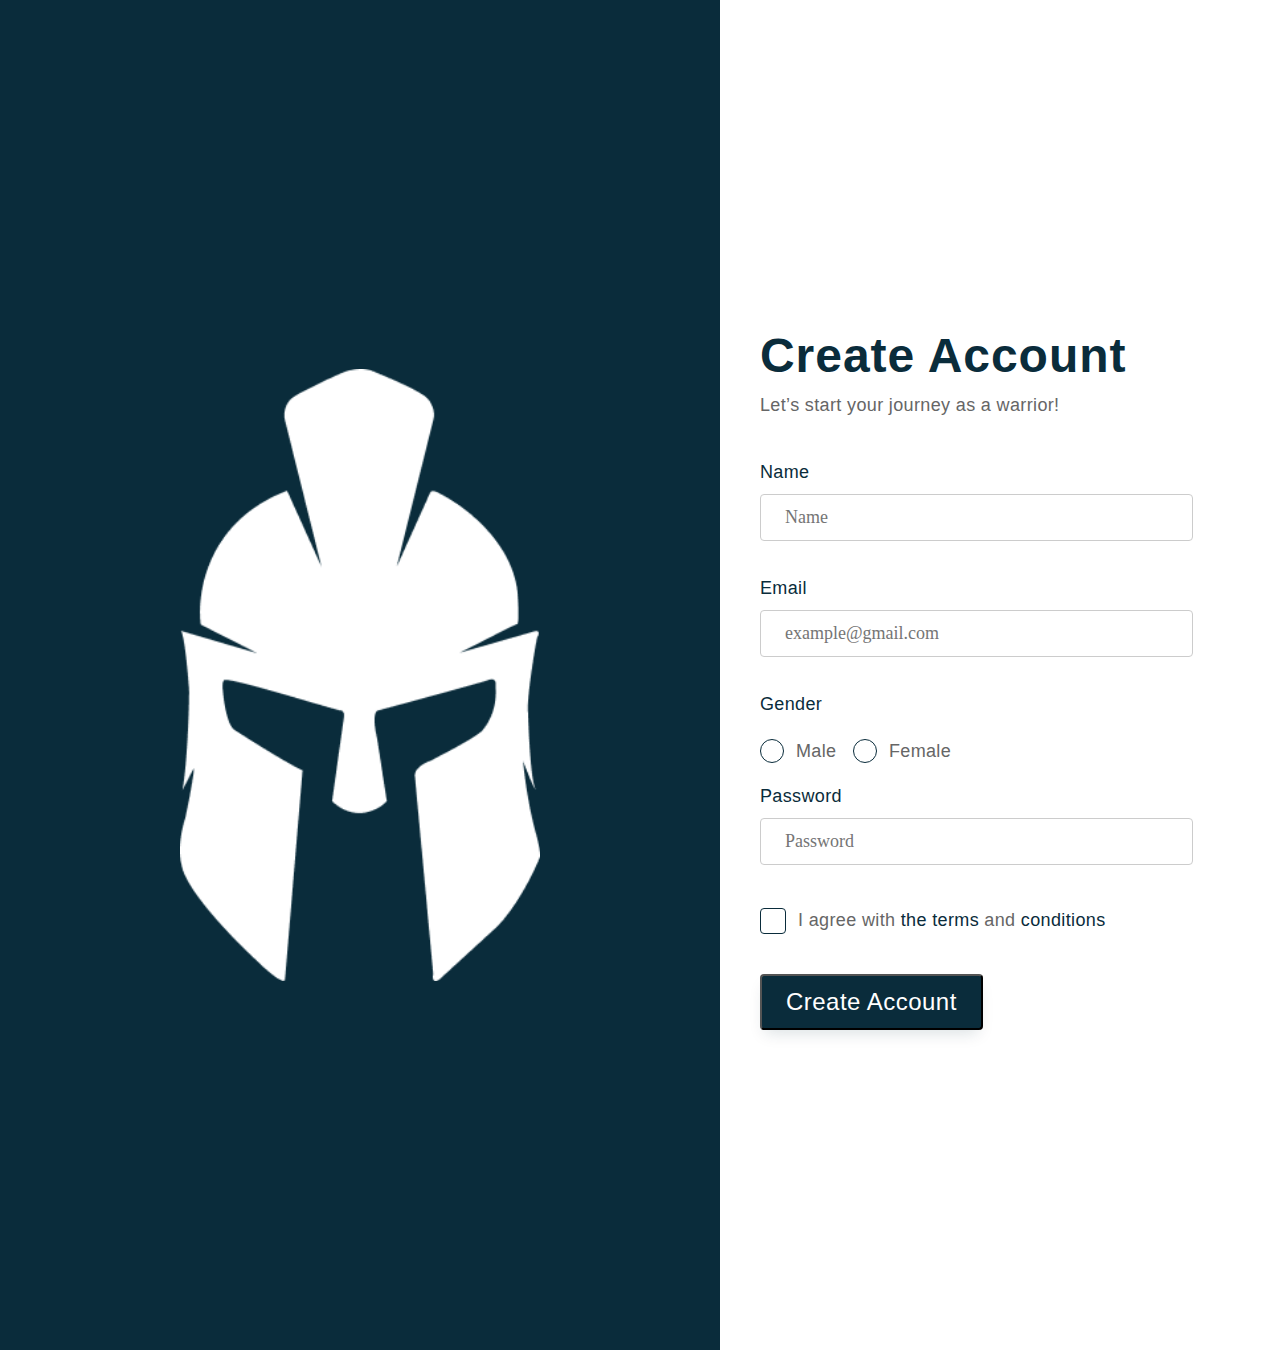
<file: playNow.html>
<!DOCTYPE html>
<html lang="en">
  <head>
    <meta charset="UTF-8" />
    <meta http-equiv="X-UA-Compatible" content="IE=edge" />
    <meta name="viewport" content="width=device-width, initial-scale=1.0" />
    <title>Play Now</title>
    <link rel="stylesheet" href="playNowStyle.css" />
    <link
      rel="stylesheet"
      href="https://cdnjs.cloudflare.com/ajax/libs/font-awesome/5.15.3/css/all.min.css"
    />
  </head>
  <body>
    <!-- Background Logo Frawlsalla -->
    <div class="play-now">
      <div class="bg">
        <img src="big-logo.png" alt="Frawlsalla Logo" />
      </div>

      <!-- Create Account -->
      <div class="account">
        <h1>Create Account</h1>
        <p>Let’s start your journey as a warrior!</p>

        <!-- Form -->
        <form id="form">
          <!-- Name -->
          <div class="input-container name">
            <label for="name">Name</label>
            <input type="text" id="name" name="name" placeholder="Name" />
            <small>Error Message</small>
          </div>

          <!-- Email -->
          <div class="input-container email">
            <label for="email">Email</label>
            <input
              type="email"
              id="email"
              name="email"
              placeholder="example@gmail.com"
            />
            <small>Error Message</small>
          </div>

          <!--Gender-->
          <div class="input-container gender">
            <label class="gender-text">Gender</label>
            <!-- Male -->
            <div class="male">
              <input type="radio" id="male" name="gender" />
              <div class="radio"></div>
              <label for="male"> Male </label>
            </div>
            <!-- Female -->
            <div class="female">
              <input type="radio" id="female" name="gender" />
              <div class="radio"></div>
              <label for="female"> Female </label>
            </div>
            <small>Error Message</small>
          </div>

          <!-- Password -->
          <div class="input-container password">
            <label for="password">Password</label>
            <input
              type="password"
              id="password"
              name="password"
              placeholder="Password"
            />
            <small>Error Message</small>
          </div>

          <!-- Terms & Condition -->
          <div class="input-container terms">
            <input type="checkbox" id="terms" name="terms" />
            <label for="terms"
              >I agree with <span>the terms</span> and
              <span>conditions</span></label
            >
            <small>Error Message</small>
          </div>

          <!-- Create Account Button -->
          <div class="button">
            <a href="#">
              <button type="submit">Create Account</button>
            </a>
          </div>
        </form>
      </div>
    </div>

    <script src="playNowScript.js"></script>
  </body>
</html>
</file>
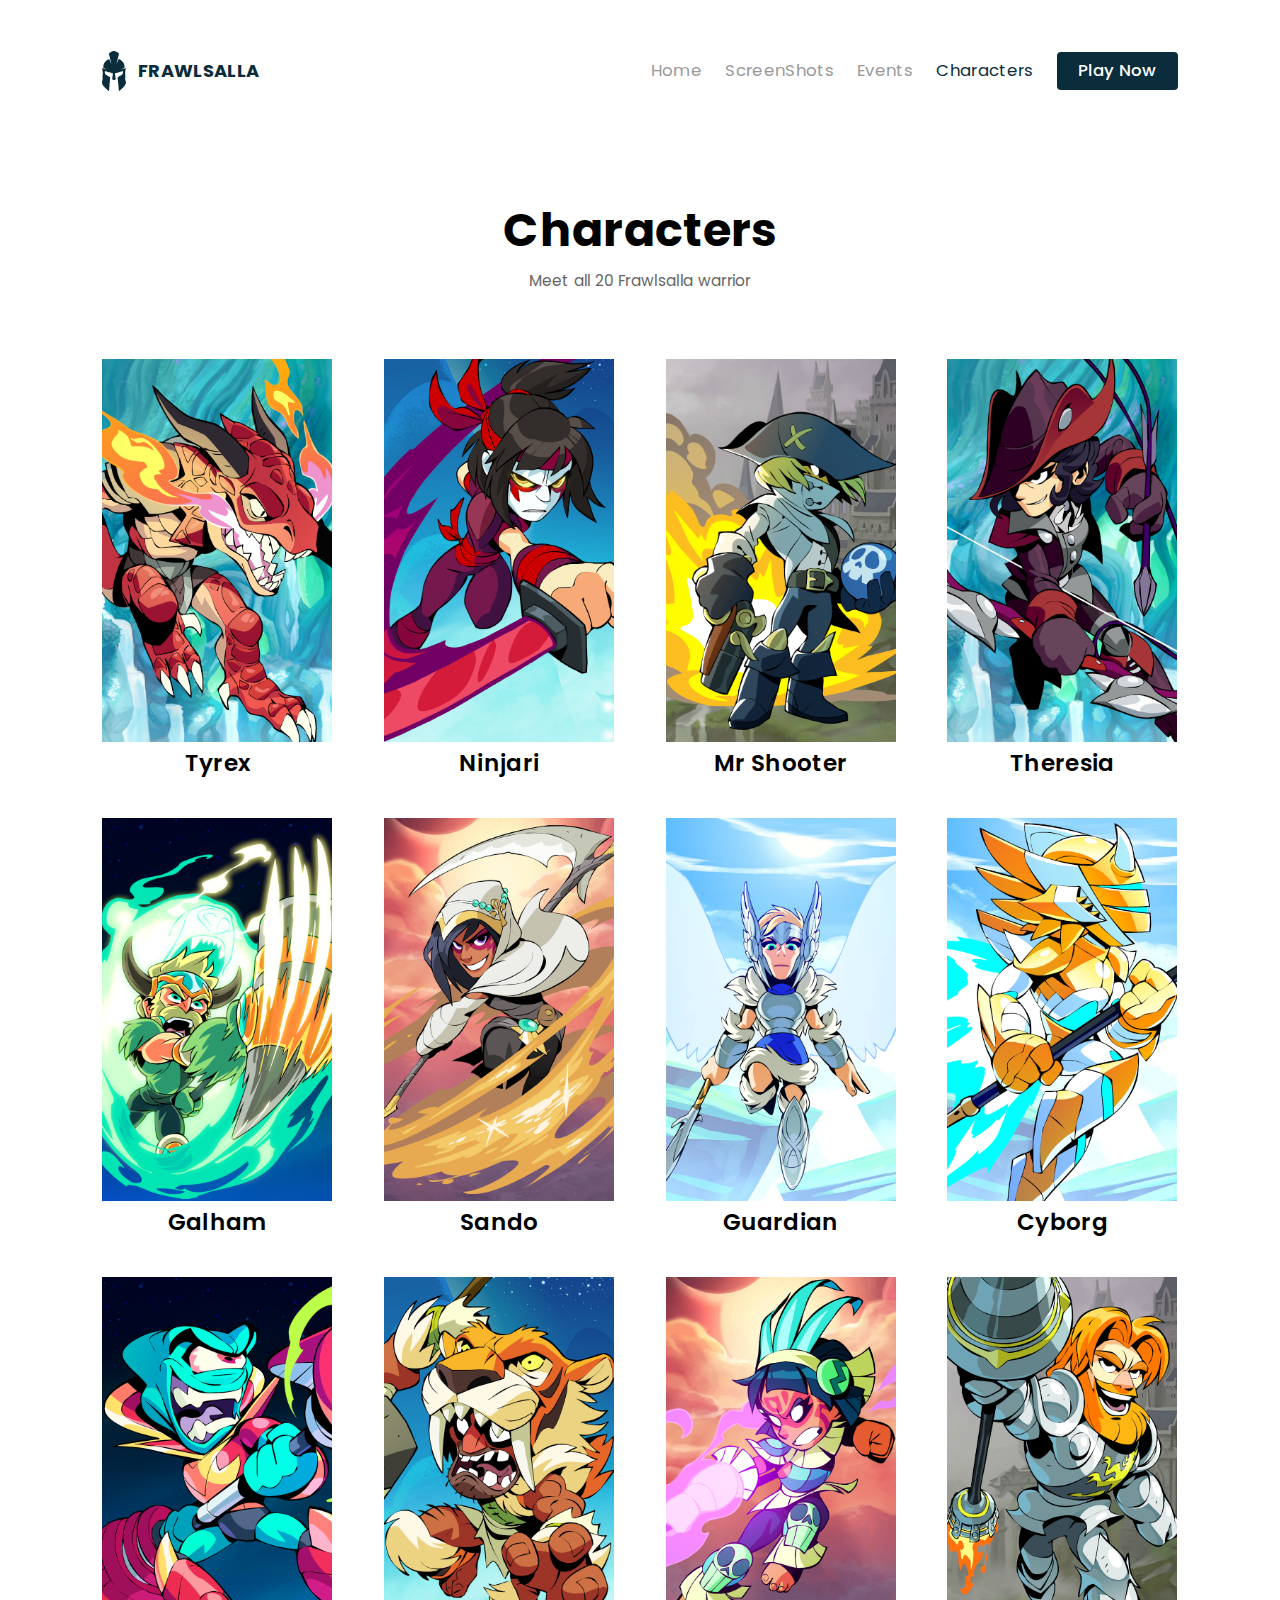
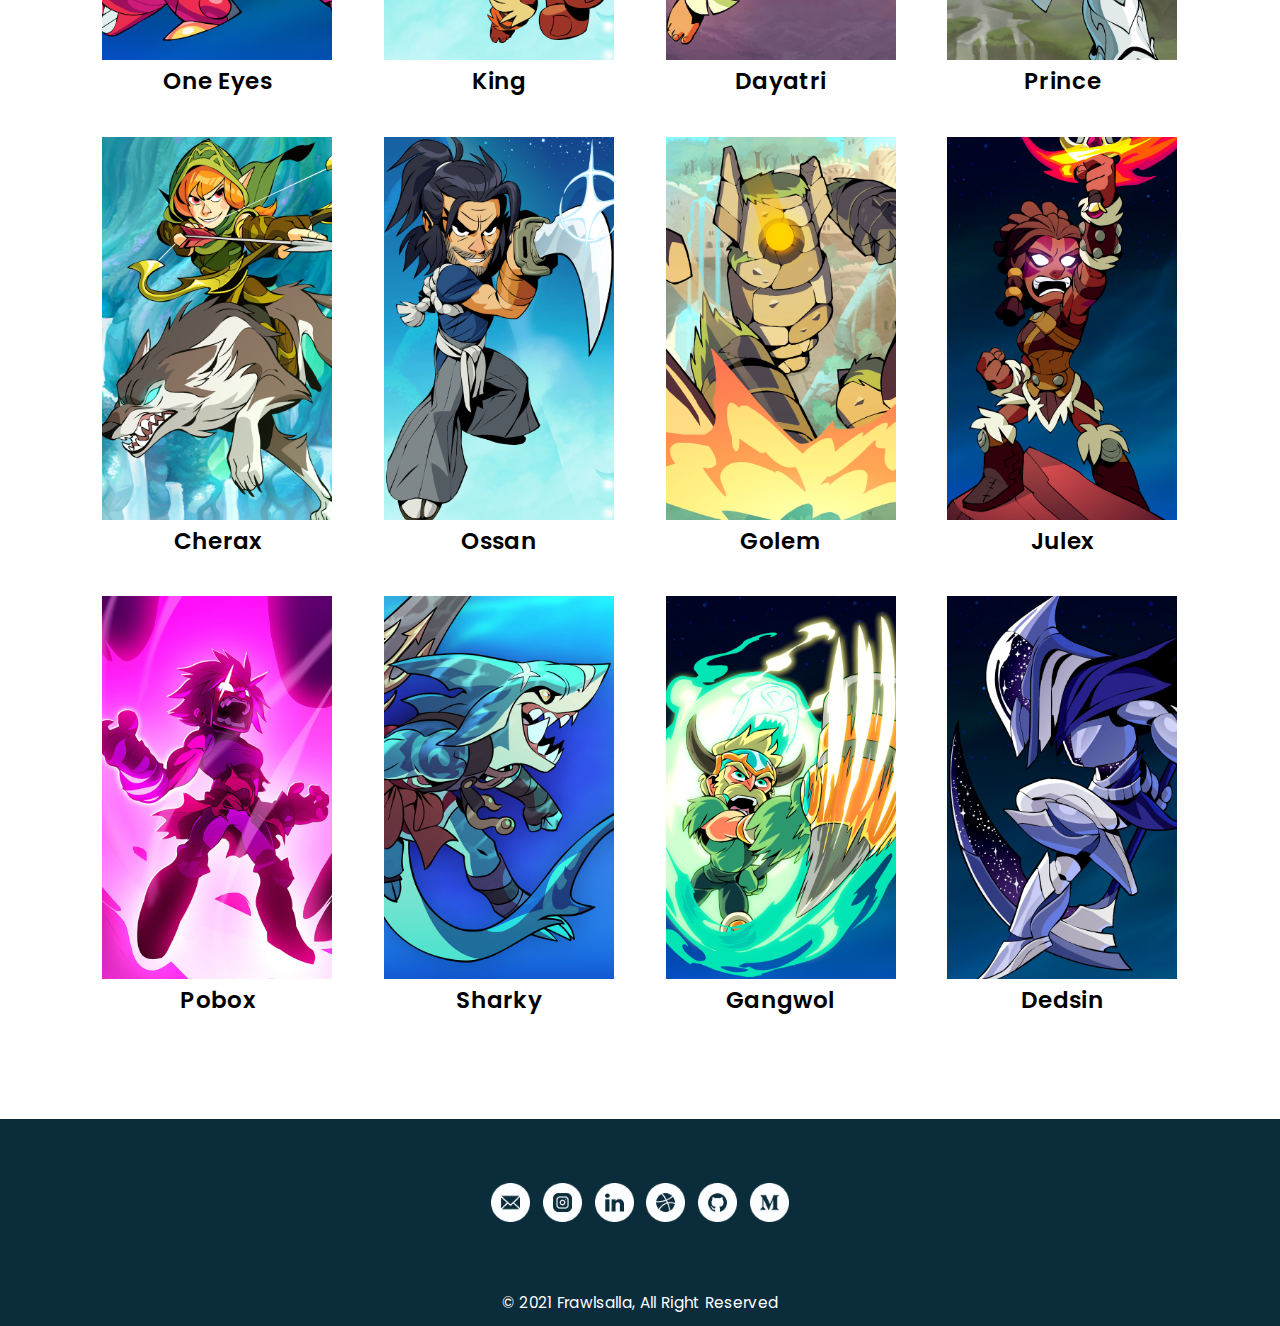
<file: HTML/characters.html>
<!DOCTYPE html>
<html lang="en">
<head>
    <meta charset="UTF-8">
    <meta http-equiv="X-UA-Compatible" content="IE=edge">
    <meta name="viewport" content="width=device-width, initial-scale=1.0">
    <title>Characters</title>
    <link rel="stylesheet" href="../CSS/styleCharacters.css">
    <link href='https://fonts.googleapis.com/css?family=Poppins:200,400,500,600,700,900' rel='stylesheet'>
    <link rel="stylesheet" href="https://cdnjs.cloudflare.com/ajax/libs/font-awesome/4.7.0/css/font-awesome.min.css">
</head>
<body>
    <div class="header">
        <div class="navigation">
            <div class="logo">
                <a href="home.html">
                        <img src="../Image/Frawlhalla Logo - Black.svg" alt="">
                        <div class="text">
                            FRAWLSALLA
                        </div>
                    </a>
            </div>
            <div class="navBtnMobile">
                <input type="checkbox" id="check">
                <label for="check" class="checkBtn" onclick="myFunction()">
                    <i class="fa fa-bars"></i>
                </label>
            </div>
        </div>
        <div id="hideNav">
            <a href="./home.html">
                Home
            </a>
            <a href="./screenshots.html">
                ScreenShots
            </a>
            <a href="./events.html">
                Events
            </a>
            <a href="./characters.html" id="selectedButton">
                Characters
            </a>
            <a href="./playNow.html" id="play-now">
                Play Now
            </a>
        </div>
    </div>
    <div class="contain">
        <div class="text">
            <div class="title">
                Characters
            </div>
            <div class="body">
                Meet all 20 Frawlsalla warrior
            </div>
        </div>
        <div class="list">
            <div class="item item1">
                <div class="img"></div>
                <div class="text">Tyrex</div>
            </div>
            <div class="item item2">
                <div class="img"></div>
                <div class="text">Ninjari</div>
            </div>
            <div class="item item3">
                <div class="img"></div>
                <div class="text">Mr Shooter</div>                
            </div>
            <div class="item item4">
                <div class="img"></div>
                <div class="text">Theresia</div>                
            </div>
            <div class="item item5">
                <div class="img"></div>
                <div class="text">Galham</div>                
            </div>
            <div class="item item6">
                <div class="img"></div>
                <div class="text">Sando</div>               
            </div>
            <div class="item item7">
                <div class="img"></div>
                <div class="text">Guardian</div>               
            </div>
            <div class="item item8">
                <div class="img"></div>
                <div class="text">Cyborg</div>               
            </div>
            <div class="item item9">
                <div class="img"></div>
                <div class="text">One Eyes</div>               
            </div>
            <div class="item item10">
                <div class="img"></div>
                <div class="text">King</div>
            </div>
            <div class="item item11">
                <div class="img"></div>
                <div class="text">Dayatri</div>
            </div>
            <div class="item item12">
                <div class="img"></div>
                <div class="text">Prince</div>
            </div>
            <div class="item item13">
                <div class="img"></div>
                <div class="text">Cherax</div>
            </div>
            <div class="item item14">
                <div class="img"></div>
                <div class="text">Ossan</div>
            </div>
            <div class="item item15">
                <div class="img"></div>
                <div class="text">Golem</div>
            </div>
            <div class="item item16">
                <div class="img"></div>
                <div class="text">Julex</div>
            </div>
            <div class="item item17">
                <div class="img"></div>
                <div class="text">Pobox</div>
            </div>
            <div class="item item18">
                <div class="img"></div>
                <div class="text">Sharky</div>                
            </div>
            <div class="item item19">
                <div class="img"></div>
                <div class="text">Gangwol</div>
            </div>
            <div class="item item20">
                <div class="img"></div>
                <div class="text">Dedsin</div>
            </div>
        </div>
    </div>
    <div class="footer">
        <div class="upper">
            <a href="https://mail.google.com/">
                <img src="../Image/Social Media/email.png" alt="">
            </a>
            <a href="https://instagram.com/">
                <img src="../Image/Social Media/instagram.png" alt="">
            </a>
            <a href="https://www.linkedin.com/">
                <img src="../Image/Social Media/linkedin.png" alt="">
            </a>
            <a href="https://dribbble.com/">
                <img src="../Image/Social Media/dribbble.png" alt="">
            </a>
            <a href="https://github.com/">
                <img src="../Image/Social Media/github.png" alt="">
            </a>
            <a href="https://medium.com/">
                <img src="../Image/Social Media/medium.png" alt="">
            </a>
        </div>
        <div class="lower">
            <span>&#169;</span> 
            2021 Frawlsalla, All Right Reserved
        </div>
    </div>
    <script src="../JS/navBar.js"></script>
</body>
</html>
</file>
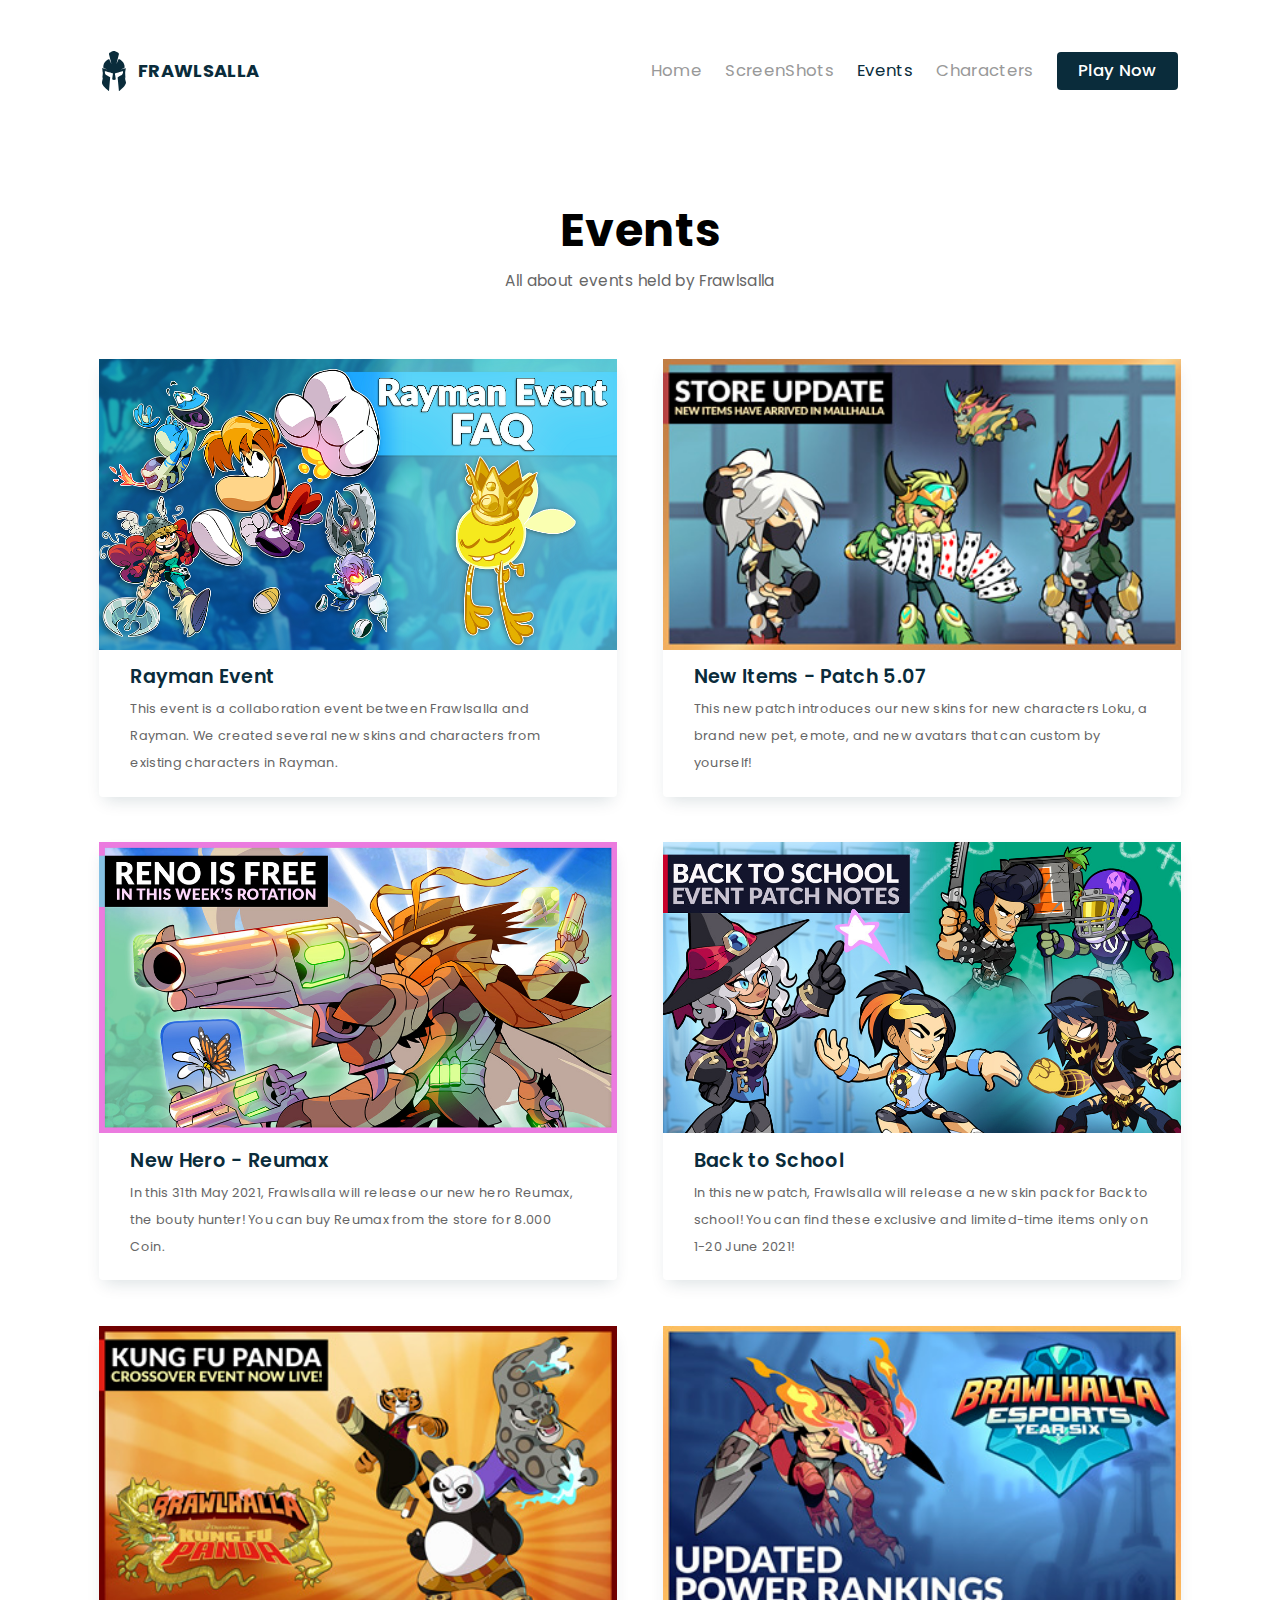
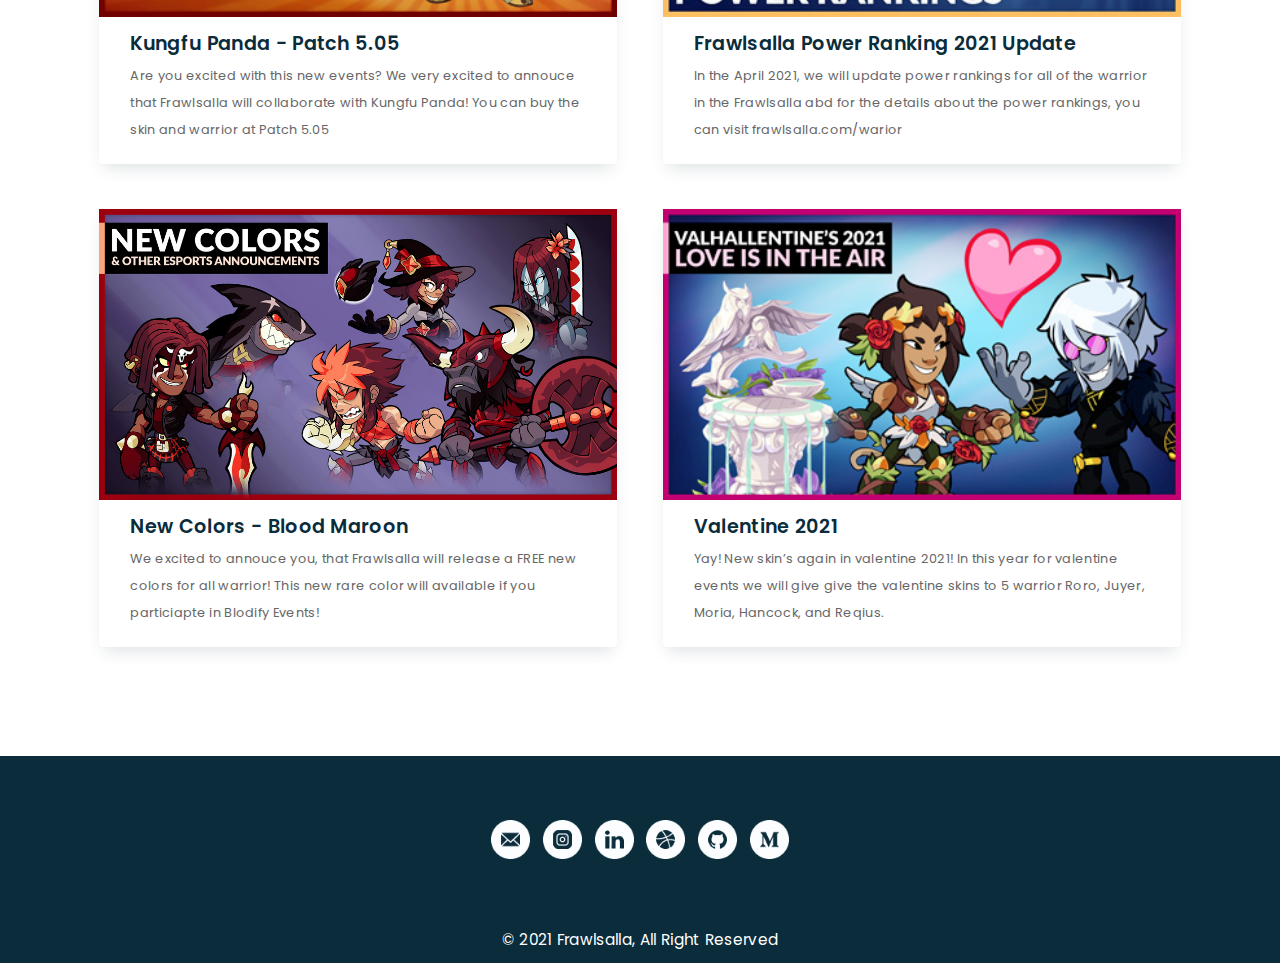
<file: HTML/events.html>
<!DOCTYPE html>
<html lang="en">
  <head>
    <meta charset="UTF-8" />
    <meta http-equiv="X-UA-Compatible" content="IE=edge" />
    <meta name="viewport" content="width=device-width, initial-scale=1.0" />
    <title>Events</title>
    <link rel="stylesheet" href="../CSS/styleEvents.css" />
    <link
      href="https://fonts.googleapis.com/css?family=Poppins:200,400,500,600,700,900"
      rel="stylesheet"
    />
    <link
      rel="stylesheet"
      href="https://cdnjs.cloudflare.com/ajax/libs/font-awesome/4.7.0/css/font-awesome.min.css"
    />
  </head>
  <body>
    <div class="header">
      <div class="navigation">
        <div class="logo">
          <a href="home.html">
            <img src="../Image/Frawlhalla Logo - Black.svg" alt="" />
            <div class="text">FRAWLSALLA</div>
          </a>
        </div>
        <div class="navBtnMobile">
          <input type="checkbox" id="check" />
          <label for="check" class="checkBtn" onclick="myFunction()">
            <i class="fa fa-bars"></i>
          </label>
        </div>
      </div>
      <div id="hideNav">
        <a href="./home.html"> Home </a>
        <a href="./screenshots.html"> ScreenShots </a>
        <a href="./events.html" id="selectedButton"> Events </a>
        <a href="./characters.html"> Characters </a>
        <a href="./playNow.html" id="play-now"> Play Now </a>
      </div>
    </div>
    <div class="contain">
      <div class="text">
        <div class="title">Events</div>
        <div class="body">All about events held by Frawlsalla</div>
      </div>
      <div class="list">
        <div class="item item1">
          <div class="img"></div>
          <div class="text">
            <div class="upper">Rayman Event</div>
            <div class="lower">
              This event is a collaboration event between Frawlsalla and Rayman.
              We created several new skins and characters from existing
              characters in Rayman.
            </div>
          </div>
        </div>
        <div class="item item2">
          <div class="img"></div>
          <div class="text">
            <div class="upper">New Items - Patch 5.07</div>
            <div class="lower">
              This new patch introduces our new skins for new characters Loku, a
              brand new pet, emote, and new avatars that can custom by yourself!
            </div>
          </div>
        </div>
        <div class="item item3">
          <div class="img"></div>
          <div class="text">
            <div class="upper">New Hero - Reumax</div>
            <div class="lower">
              In this 31th May 2021, Frawlsalla will release our new hero
              Reumax, the bouty hunter! You can buy Reumax from the store for
              8.000 Coin.
            </div>
          </div>
        </div>
        <div class="item item4">
          <div class="img"></div>
          <div class="text">
            <div class="upper">Back to School</div>
            <div class="lower">
              In this new patch, Frawlsalla will release a new skin pack for
              Back to school! You can find these exclusive and limited-time
              items only on 1-20 June 2021!
            </div>
          </div>
        </div>
        <div class="item item5">
          <div class="img"></div>
          <div class="text">
            <div class="upper">Kungfu Panda - Patch 5.05</div>
            <div class="lower">
              Are you excited with this new events? We very excited to annouce
              that Frawlsalla will collaborate with Kungfu Panda! You can buy
              the skin and warrior at Patch 5.05
            </div>
          </div>
        </div>
        <div class="item item6">
          <div class="img"></div>
          <div class="text">
            <div class="upper">Frawlsalla Power Ranking 2021 Update</div>
            <div class="lower">
              In the April 2021, we will update power rankings for all of the
              warrior in the Frawlsalla abd for the details about the power
              rankings, you can visit frawlsalla.com/warior
            </div>
          </div>
        </div>
        <div class="item item7">
          <div class="img"></div>
          <div class="text">
            <div class="upper">New Colors - Blood Maroon</div>
            <div class="lower">
              We excited to annouce you, that Frawlsalla will release a FREE new
              colors for all warrior! This new rare color will available if you
              particiapte in Blodify Events!
            </div>
          </div>
        </div>
        <div class="item item8">
          <div class="img"></div>
          <div class="text">
            <div class="upper">Valentine 2021</div>
            <div class="lower">
              Yay! New skin’s again in valentine 2021! In this year for
              valentine events we will give give the valentine skins to 5
              warrior Roro, Juyer, Moria, Hancock, and Reqius.
            </div>
          </div>
        </div>
      </div>
    </div>
    <div class="footer">
      <div class="upper">
        <a href="https://mail.google.com/">
          <img src="../Image/Social Media/email.png" alt="" />
        </a>
        <a href="https://instagram.com/">
          <img src="../Image/Social Media/instagram.png" alt="" />
        </a>
        <a href="https://www.linkedin.com/">
          <img src="../Image/Social Media/linkedin.png" alt="" />
        </a>
        <a href="https://dribbble.com/">
          <img src="../Image/Social Media/dribbble.png" alt="" />
        </a>
        <a href="https://github.com/">
          <img src="../Image/Social Media/github.png" alt="" />
        </a>
        <a href="https://medium.com/">
          <img src="../Image/Social Media/medium.png" alt="" />
        </a>
      </div>
      <div class="lower">
        <span>&#169;</span>
        2021 Frawlsalla, All Right Reserved
      </div>
    </div>
    <script src="../JS/navBar.js"></script>
  </body>
</html>
</file>
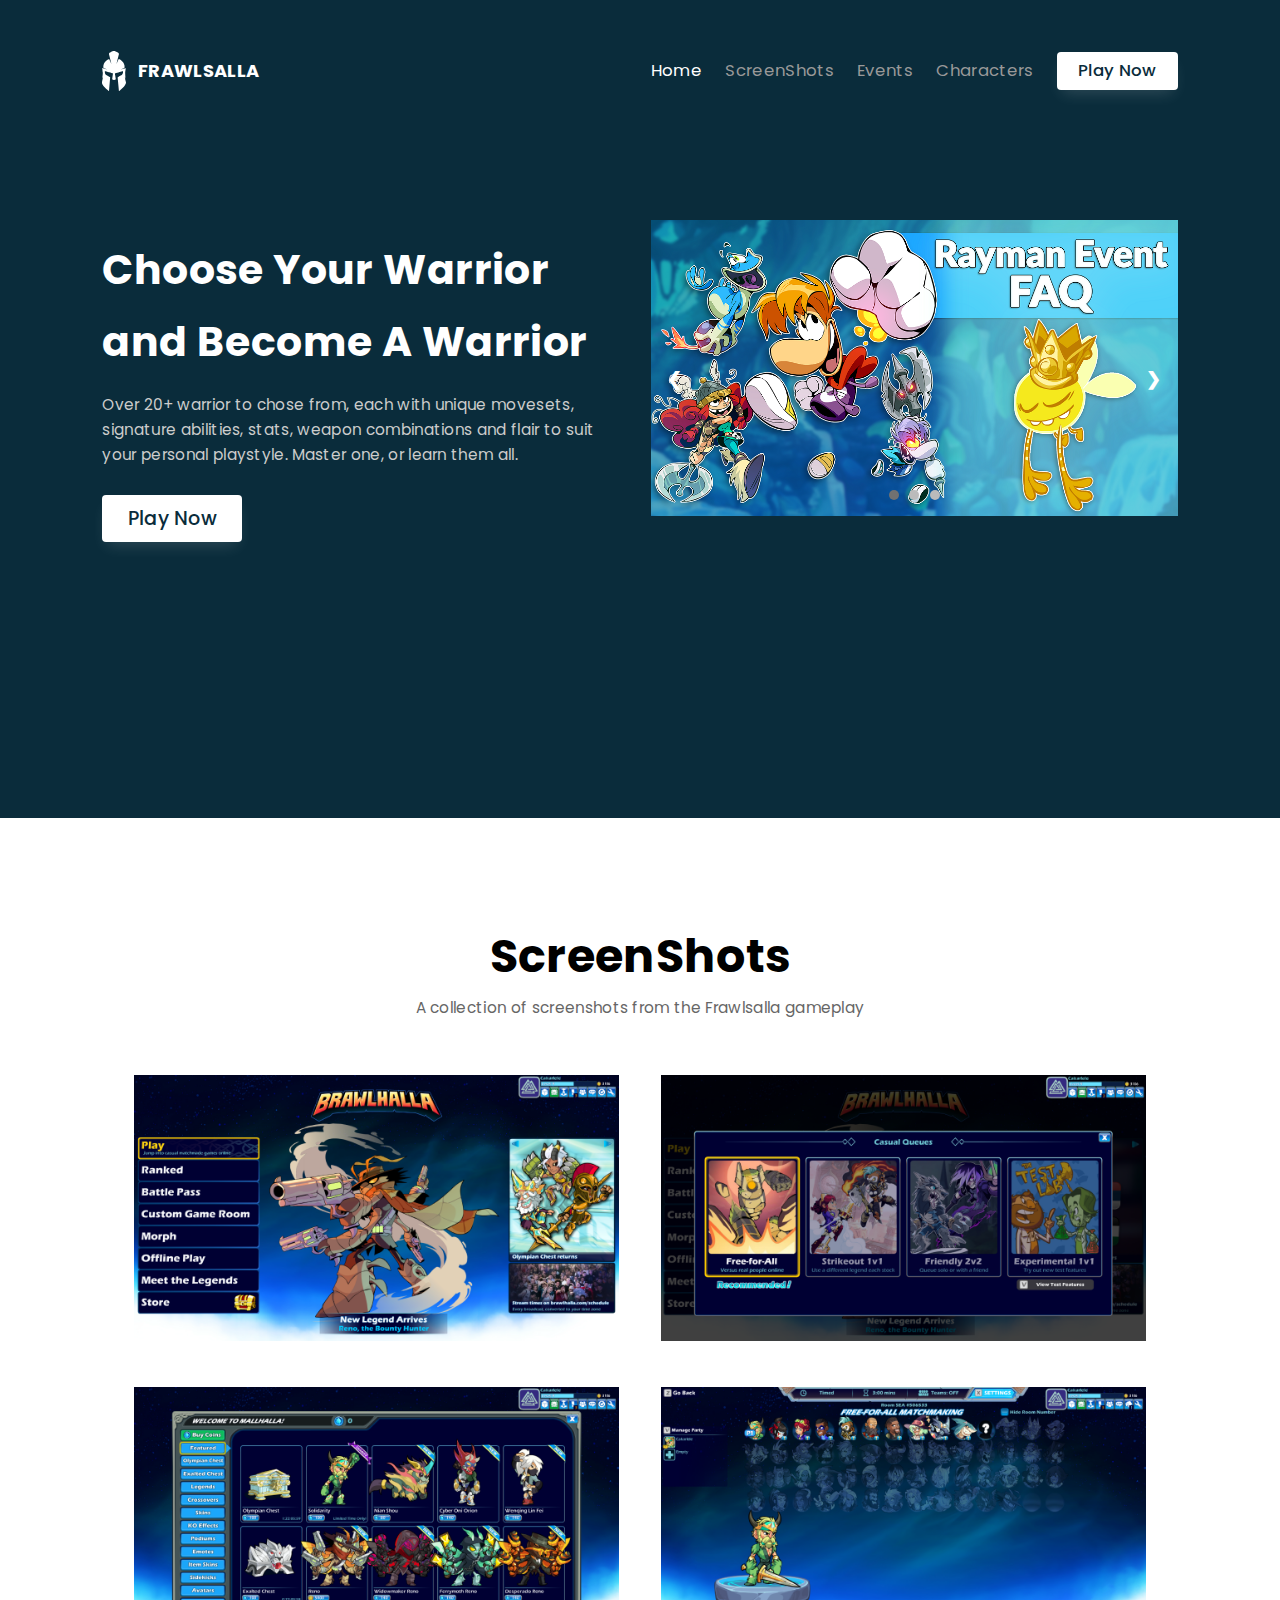
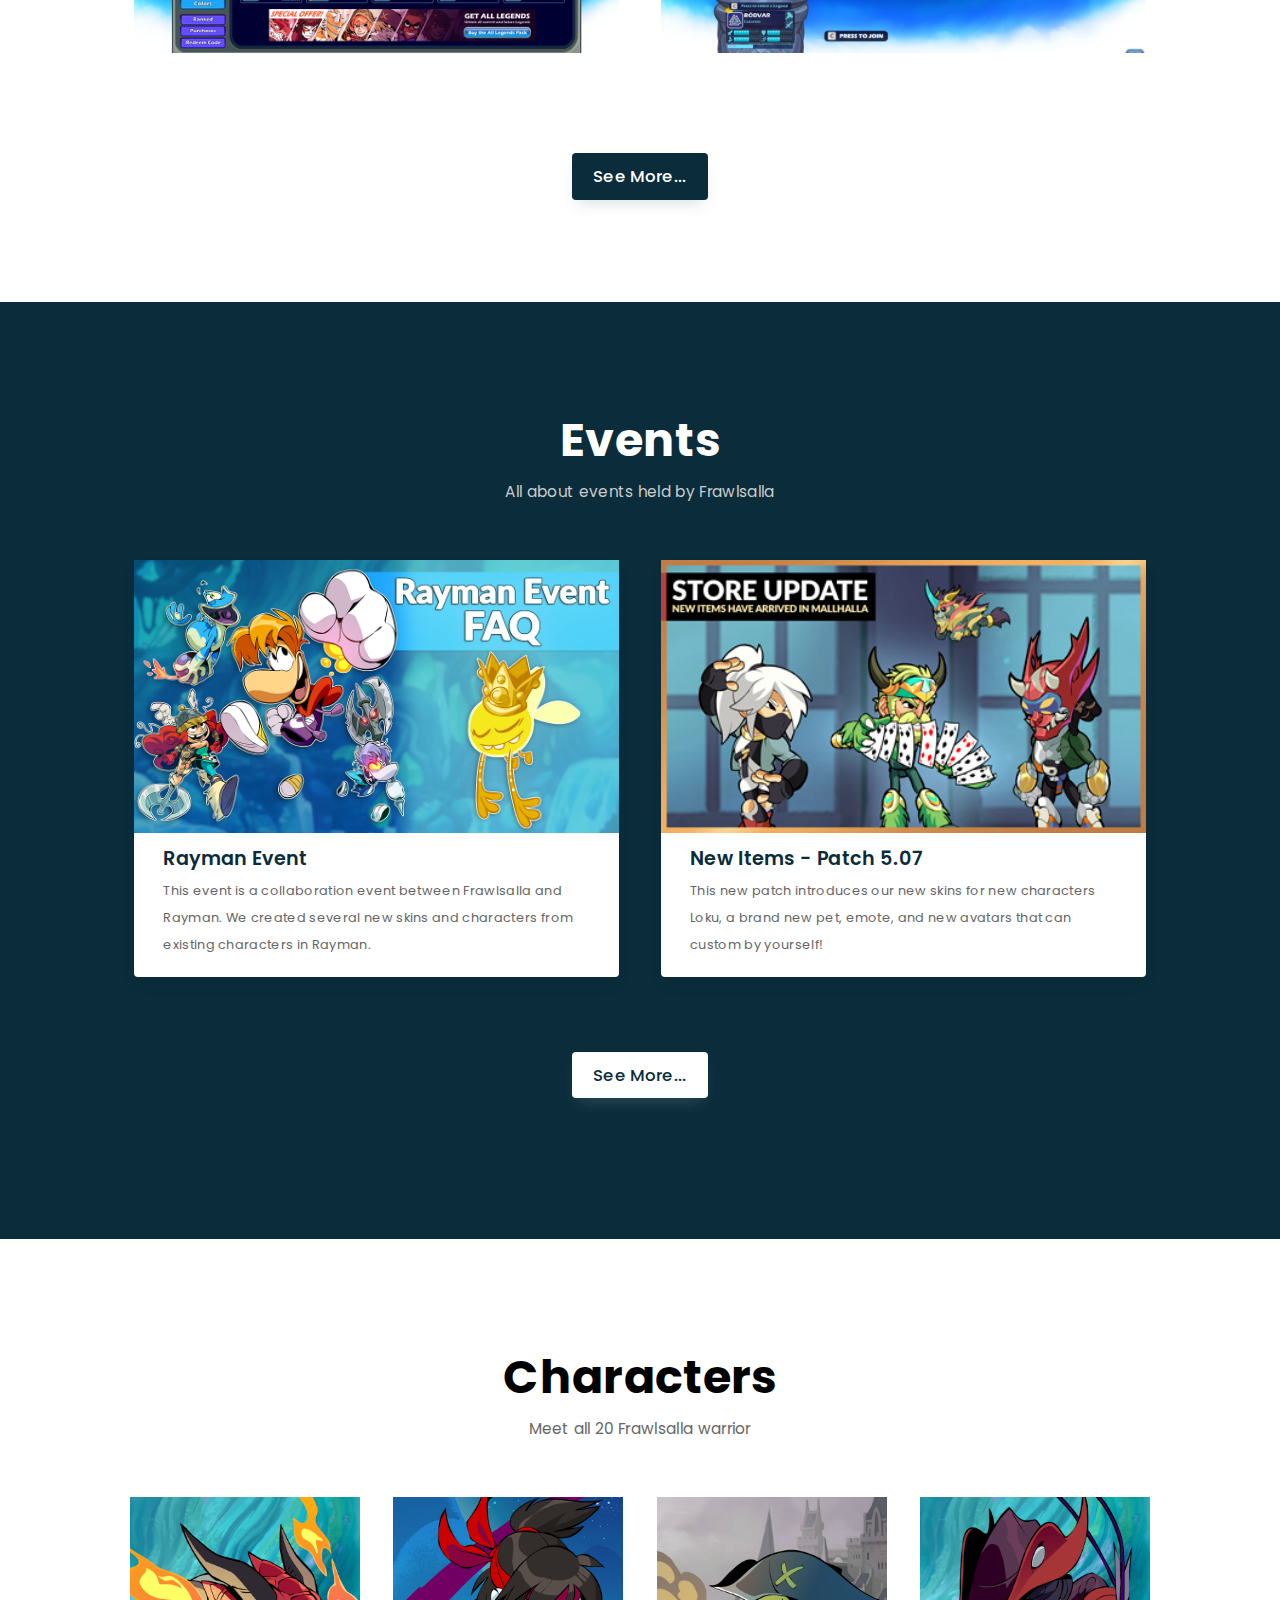
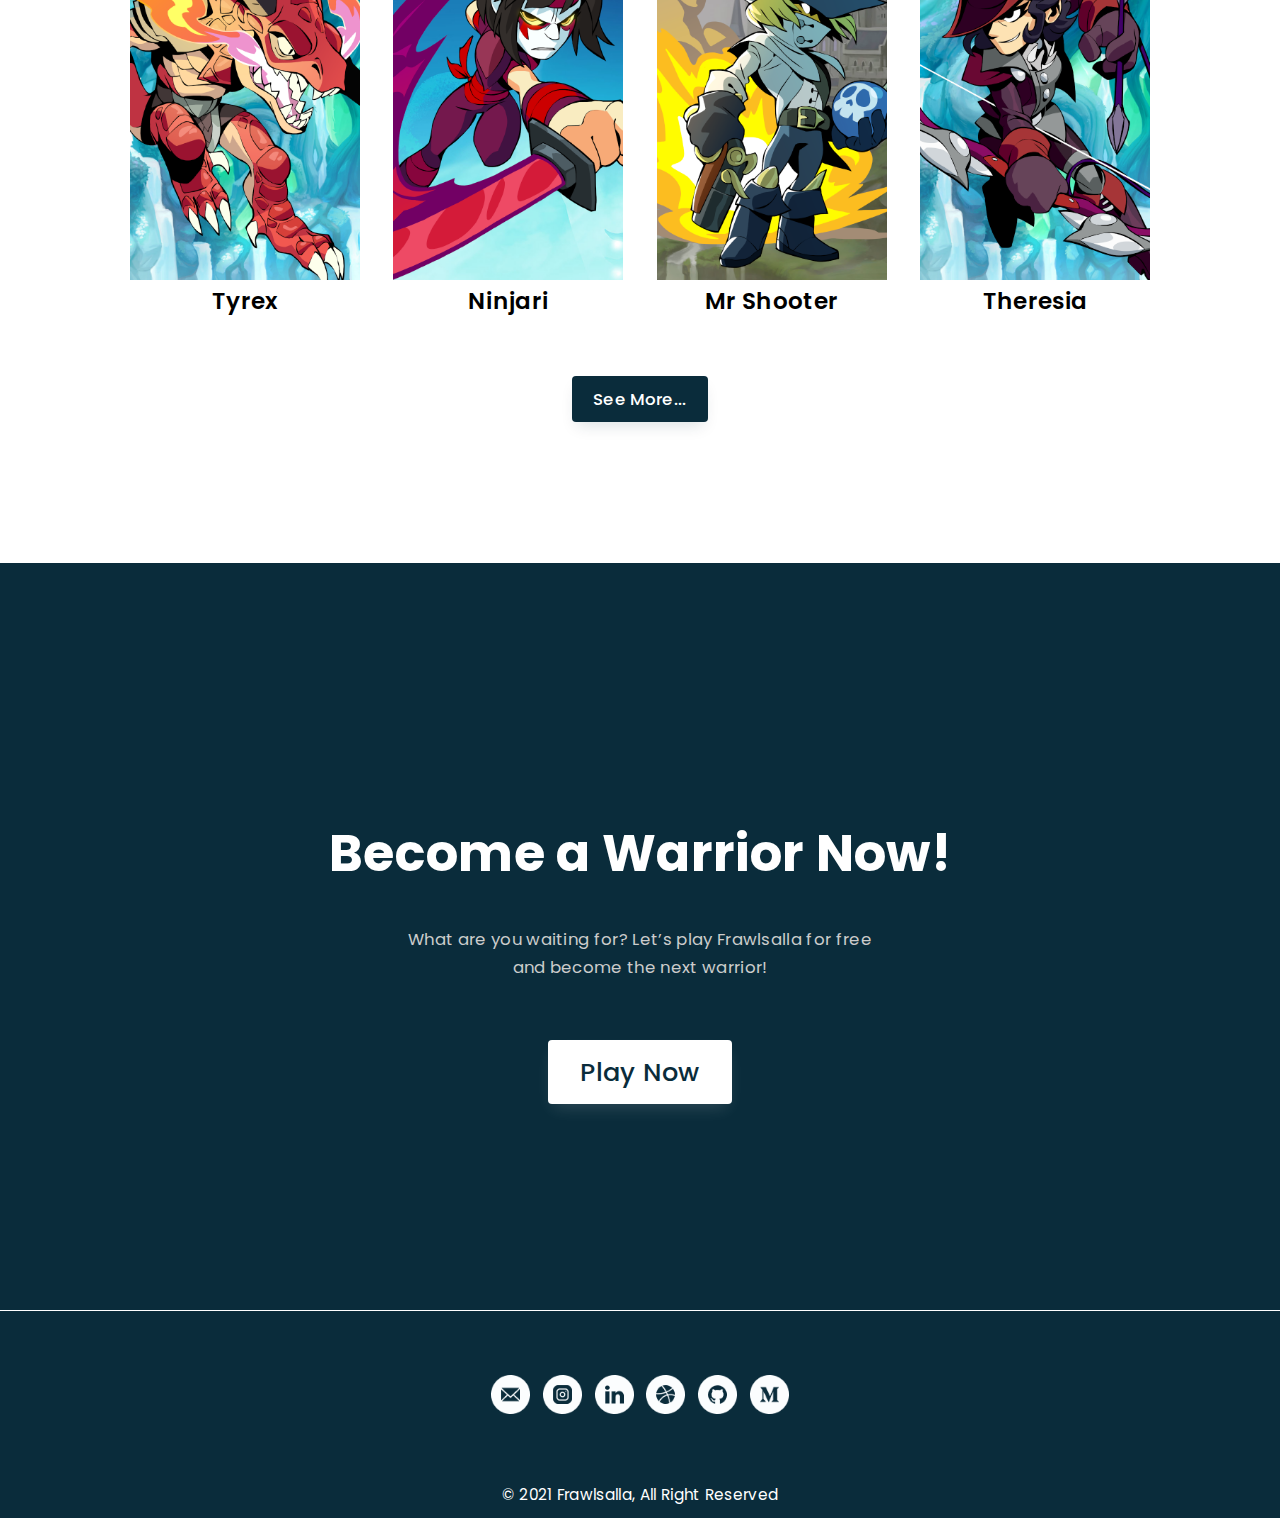
<file: HTML/home.html>
<!DOCTYPE html>
<html lang="en">
<head>
    <meta charset="UTF-8">
    <meta http-equiv="X-UA-Compatible" content="IE=edge">
    <meta name="viewport" content="width=device-width, initial-scale=1.0">
    <title>Frawlsalla</title>
    <link rel="stylesheet" href="../CSS/styleHome.css">
    <link href='https://fonts.googleapis.com/css?family=Poppins:200,400,500,600,700,900' rel='stylesheet'>
    <link rel="stylesheet" href="https://cdnjs.cloudflare.com/ajax/libs/font-awesome/4.7.0/css/font-awesome.min.css">
</head>
<body>
    <div class="headerBackground">
        <div class="header">
            <div class="navigation">
                <div class="logo">
                    <a href="home.html">
                        <img src="../Image/Frawlhalla Logo - White.svg" alt="">
                        <div class="text">
                            FRAWLSALLA
                        </div>
                    </a>
                </div>
                <div class="navBtnMobile">
                    <input type="checkbox" id="check">
                    <label for="check" class="checkBtn" onclick="myFunction()">
                        <i class="fa fa-bars"></i>
                    </label>
                </div>
            </div>
            <div id="hideNav">
                <a href="./home.html" id="selectedButton">
                    Home
                </a>
                <a href="./screenshots.html">
                    ScreenShots
                </a>
                <a href="./events.html">
                    Events
                </a>
                <a href="./characters.html">
                    Characters
                </a>
                <a href="./playNow.html" id="play-now">
                    Play Now
                </a>
            </div>
        </div>
    </div>
    <div class="contain">
        <div class="page1">
            <div class="contain text">
                <div class="upper">
                    <h1>Choose Your Warrior
                        and Become A Warrior
                    </h1>
                </div>
                <div class="lower">
                    Over 20+ warrior to chose from, each with unique movesets, 
                    signature abilities, stats, weapon combinations and flair to 
                    suit your personal playstyle. Master one, or learn them all. 
                </div>
                <div class="button">
                    <a href="./playNow.html" id="play-now">
                        Play Now
                    </a>
                </div>
            </div>
            <div class="slideshow">
                <div class="mySlides fade">
                    <img src="../Image/Events/Rayman Event.png" style="width:100%"> 
                </div>
                <div class="mySlides fade">
                    <img src="../Image/Events/New Colors.png" style="width:100%">
                </div>
                <div class="mySlides fade">
                    <img src="../Image/Events/Back to School.png" style="width:100%">
                </div>  
                <div class="circles">
                    <span class="dot" id="active" onclick="currentSlide(1)"></span>
                    <span class="dot" onclick="currentSlide(2)"></span>
                    <span class="dot" onclick="currentSlide(3)"></span>
                </div>
                <a class="prev" onclick="plusSlides(-1)">&#10094;</a>
                <a class="next" onclick="plusSlides(1)">&#10095;</a>
                </div>
                <br>
            </div>
        </div>
        <div class="page2">
            <div class="text">
                <div class="title">
                    ScreenShots
                </div>
                <div class="body">
                    A collection of screenshots from the Frawlsalla gameplay
                </div>
            </div>
            <div class="list">
                <div class="img img1"></div>
                <div class="img img2"></div>
                <div class="img img3"></div>
                <div class="img img4"></div>
            </div>
            <div class="buttonMore">
                <a href="./screenshots.html" id="blackButton">
                    See More...
                </a>
            </div>
        </div>
        <div class="page3">
            <div class="text">
                <div class="title">
                    Events
                </div>
                <div class="body">
                    All about events held by Frawlsalla
                </div>
            </div>
            <div class="list">
                <div class="item item1">
                    <div class="img"></div>
                    <div class="text">
                        <div class="upper">
                            Rayman Event
                        </div>
                        <div class="lower">
                            This event is a collaboration event between Frawlsalla
                            and Rayman. We created several new skins and 
                            characters from existing characters in Rayman.
                        </div>
                    </div>
                </div>
                <div class="item item2">
                    <div class="img"></div>
                    <div class="text">
                        <div class="upper">
                            New Items - Patch 5.07
                        </div>
                        <div class="lower">
                            This new patch introduces our new skins for new 
                            characters Loku, a brand new pet, emote, and new 
                            avatars that can custom by yourself!
                        </div>
                    </div>
                </div>  
            </div>
            <div class="buttonMore">
                <a href="./events.html" id="whiteButton">
                    See More...
                </a>
            </div>
        </div>
        <div class="page4">
            <div class="text">
                <div class="title">
                    Characters
                </div>
                <div class="body">
                    Meet all 20 Frawlsalla warrior
                </div>
            </div>
            <div class="list">
                <div class="item item1">
                    <div class="img"></div>
                    <div class="text">Tyrex</div>
                </div>
                <div class="item item2">
                    <div class="img"></div>
                    <div class="text">Ninjari</div>
                </div>
                <div class="item item3">
                    <div class="img"></div>
                    <div class="text">Mr Shooter</div>                
                </div>
                <div class="item item4">
                    <div class="img"></div>
                    <div class="text">Theresia</div>                
                </div>
            </div>
            <div class="buttonMore">
                <a href="./characters.html" id="blackButton">
                    See More...
                </a>
            </div>
        </div>
        <div class="page5">
            <div class="contain text">
                <div class="upper">
                    <h1>
                        Become a Warrior Now!
                    </h1>
                </div>
                <div class="lower">
                    What are you waiting for? Let’s play Frawlsalla for free<br>
                    and become the next warrior!
                </div>
                <div class="button">
                    <a href="./playNow.html" id="play-now">
                        Play Now
                    </a>
                </div>
            </div>
        </div>
    </div>
    <div class="footer">
        <div class="upper">
            <a href="https://mail.google.com/">
                <img src="../Image/Social Media/email.png" alt="">
            </a>
            <a href="https://instagram.com/">
                <img src="../Image/Social Media/instagram.png" alt="">
            </a>
            <a href="https://www.linkedin.com/">
                <img src="../Image/Social Media/linkedin.png" alt="">
            </a>
            <a href="https://dribbble.com/">
                <img src="../Image/Social Media/dribbble.png" alt="">
            </a>
            <a href="https://github.com/">
                <img src="../Image/Social Media/github.png" alt="">
            </a>
            <a href="https://medium.com/">
                <img src="../Image/Social Media/medium.png" alt="">
            </a>
        </div>
        <div class="text lower">
            <span>&#169;</span> 
            2021 Frawlsalla, All Right Reserved
        </div>
    </div>
    <script src="../JS/slideshow.js"></script>
    <script src="../JS/navBar.js"></script>
</body>
</html>
</file>
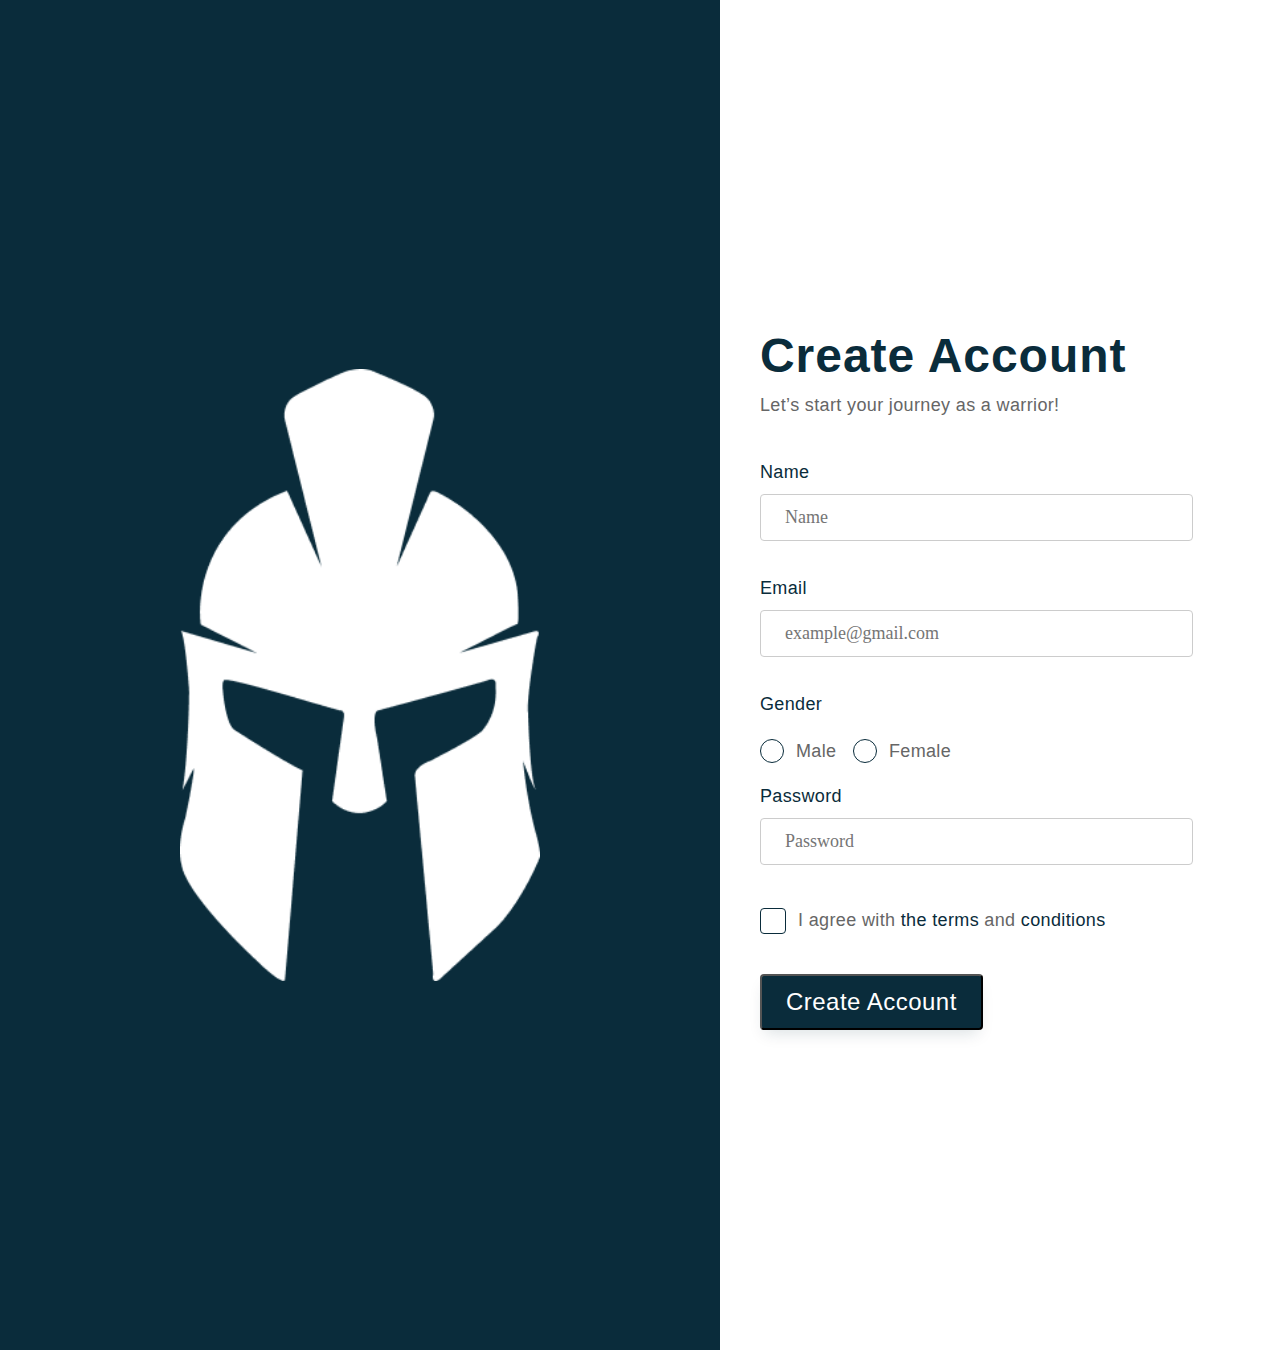
<file: HTML/playNow.html>
<!DOCTYPE html>
<html lang="en">
  <head>
    <meta charset="UTF-8" />
    <meta http-equiv="X-UA-Compatible" content="IE=edge" />
    <meta name="viewport" content="width=device-width, initial-scale=1.0" />
    <title>Play Now</title>
    <link rel="stylesheet" href="../CSS/playNowStyle.css" />
    <link
      rel="stylesheet"
      href="https://cdnjs.cloudflare.com/ajax/libs/font-awesome/5.15.3/css/all.min.css"
    />
  </head>
  <body>
    <!-- Background Logo Frawlsalla -->
    <div class="play-now">
      <div class="bg">
        <img src="../Image/big-logo.png" alt="Frawlsalla Logo" />
      </div>

      <!-- Create Account -->
      <div class="account">
        <h1>Create Account</h1>
        <p>Let’s start your journey as a warrior!</p>

        <!-- Form -->
        <form id="form" name="form">
          <!-- Name -->
          <div class="input-container name">
            <label for="name">Name</label>
            <input type="text" id="name" name="name" placeholder="Name" />
            <small>Error Message</small>
          </div>

          <!-- Email -->
          <div class="input-container email">
            <label for="email">Email</label>
            <input
              type="email"
              id="email"
              name="email"
              placeholder="example@gmail.com"
            />
            <small>Error Message</small>
          </div>

          <!--Gender-->
          <div class="input-container gender">
            <label class="gender-text">Gender</label>
            <!-- Male -->
            <div class="male">
              <input type="radio" id="male" name="gender" />
              <div class="radio"></div>
              <label for="male"> Male </label>
            </div>
            <!-- Female -->
            <div class="female">
              <input type="radio" id="female" name="gender" />
              <div class="radio"></div>
              <label for="female"> Female </label>
            </div>
            <small>Error Message</small>
          </div>

          <!-- Password -->
          <div class="input-container password">
            <label for="password">Password</label>
            <input
              type="password"
              id="password"
              name="password"
              placeholder="Password"
            />
            <small>Error Message</small>
          </div>

          <!-- Terms & Condition -->
          <div class="input-container terms">
            <input type="checkbox" id="terms" name="terms" />
            <label for="terms"
              >I agree with <span>the terms</span> and
              <span>conditions</span></label
            >
            <small>Error Message</small>
          </div>

          <!-- Create Account Button -->
          <div class="button">
            <a href="#">
              <button type="submit">Create Account</button>
            </a>
          </div>
        </form>
      </div>
    </div>

    <script src="../JS/playNowScript.js"></script>
  </body>
</html>
</file>
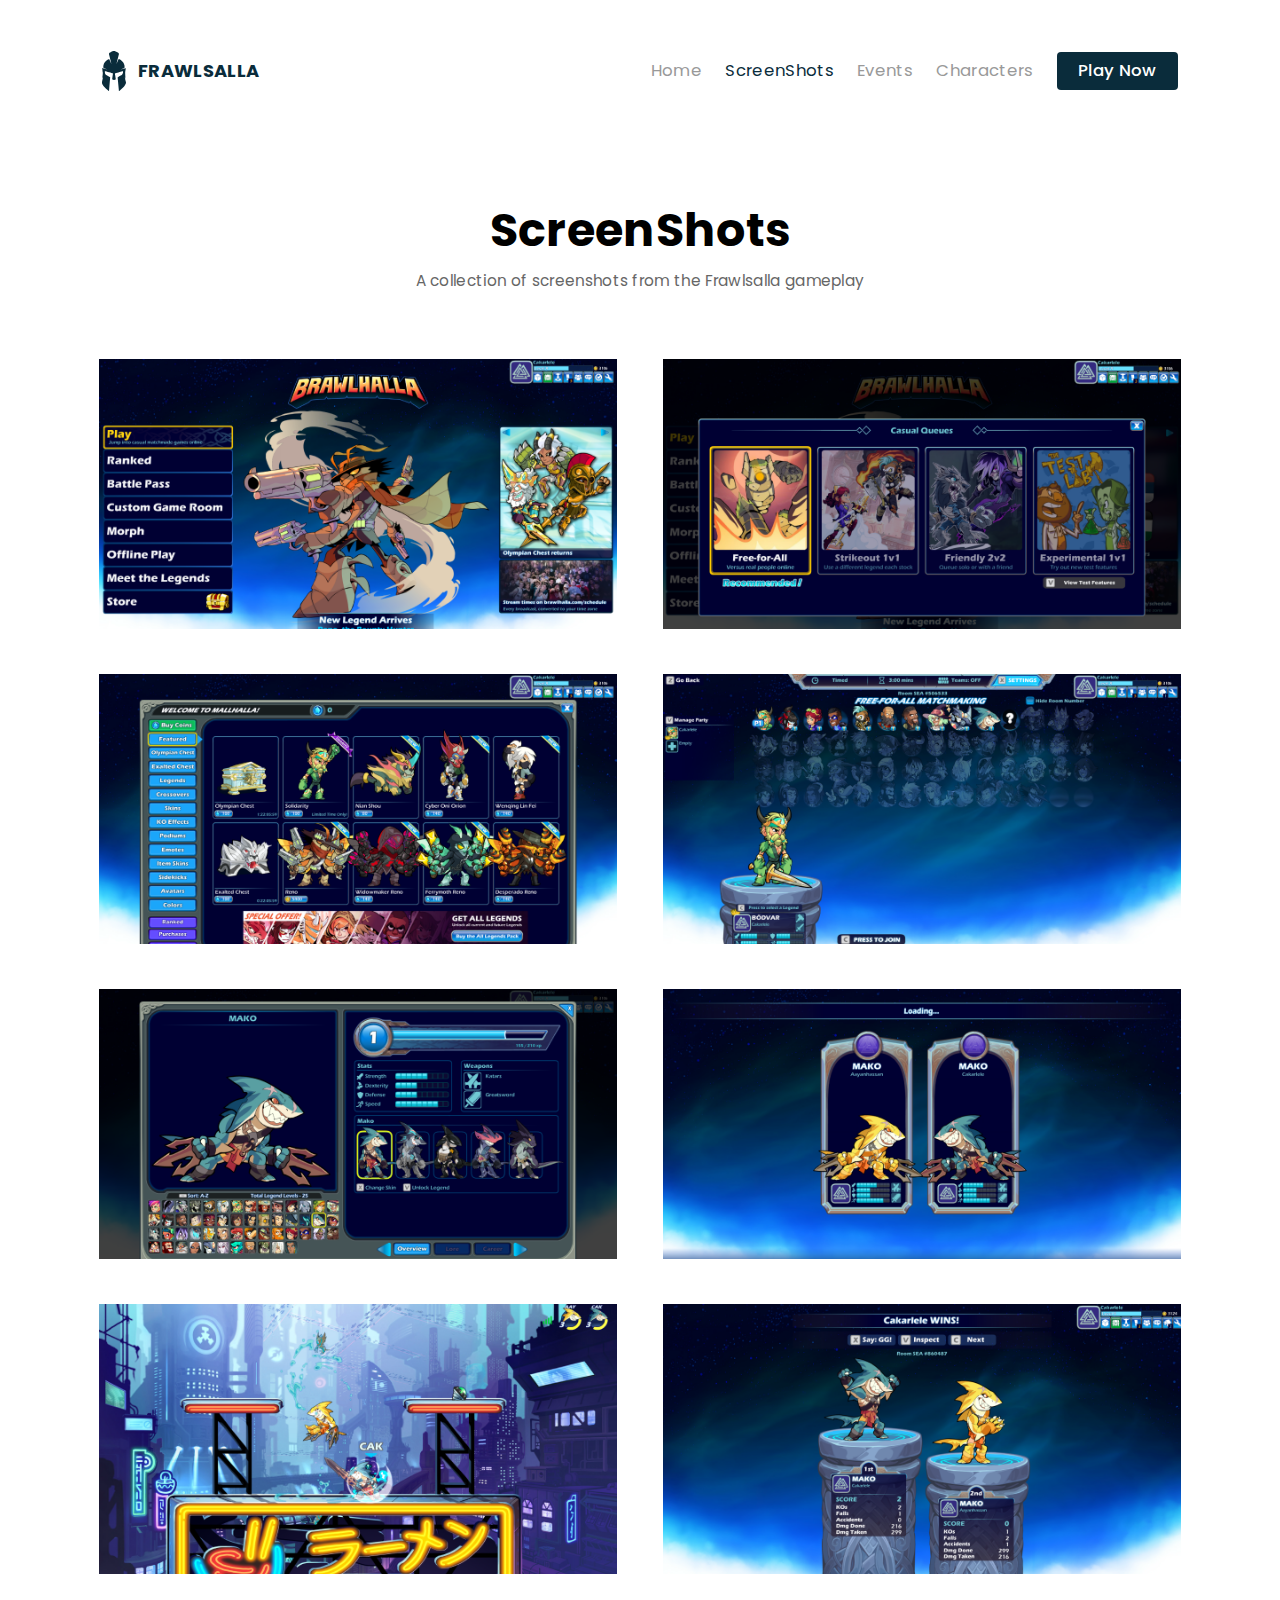
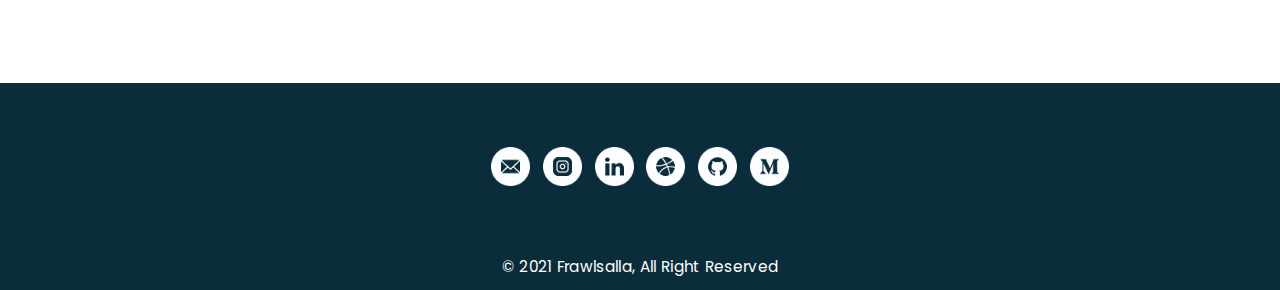
<file: HTML/screenshots.html>
<!DOCTYPE html>
<html lang="en">
  <head>
    <meta charset="UTF-8" />
    <meta http-equiv="X-UA-Compatible" content="IE=edge" />
    <meta name="viewport" content="width=device-width, initial-scale=1.0" />
    <title>Screenshots</title>
    <link rel="stylesheet" href="../CSS/styleScreenShots.css" />
    <link
      href="https://fonts.googleapis.com/css?family=Poppins:200,400,500,600,700,900"
      rel="stylesheet"
    />
    <link
      rel="stylesheet"
      href="https://cdnjs.cloudflare.com/ajax/libs/font-awesome/4.7.0/css/font-awesome.min.css"
    />
  </head>
  <body>
    <div class="header">
      <div class="navigation">
        <div class="logo">
          <a href="home.html">
            <img src="../Image/Frawlhalla Logo - Black.svg" alt="" />
            <div class="text">FRAWLSALLA</div>
          </a>
        </div>
        <div class="navBtnMobile">
          <input type="checkbox" id="check" />
          <label for="check" class="checkBtn" onclick="myFunction()">
            <i class="fa fa-bars"></i>
          </label>
        </div>
      </div>
      <div id="hideNav">
        <a href="./home.html"> Home </a>
        <a href="./screenshots.html" id="selectedButton"> ScreenShots </a>
        <a href="./events.html"> Events </a>
        <a href="./characters.html"> Characters </a>
        <a href="./playNow.html" id="play-now"> Play Now </a>
      </div>
    </div>
    <div class="contain">
      <div class="text">
        <div class="title">ScreenShots</div>
        <div class="body">
          A collection of screenshots from the Frawlsalla gameplay
        </div>
      </div>
      <div class="list">
        <div class="img img1"></div>
        <div class="img img2"></div>
        <div class="img img3"></div>
        <div class="img img4"></div>
        <div class="img img5"></div>
        <div class="img img6"></div>
        <div class="img img7"></div>
        <div class="img img8"></div>
      </div>
    </div>
    <div class="footer">
      <div class="upper">
        <a href="https://mail.google.com/">
          <img src="../Image/Social Media/email.png" alt="" />
        </a>
        <a href="https://instagram.com/">
          <img src="../Image/Social Media/instagram.png" alt="" />
        </a>
        <a href="https://www.linkedin.com/">
          <img src="../Image/Social Media/linkedin.png" alt="" />
        </a>
        <a href="https://dribbble.com/">
          <img src="../Image/Social Media/dribbble.png" alt="" />
        </a>
        <a href="https://github.com/">
          <img src="../Image/Social Media/github.png" alt="" />
        </a>
        <a href="https://medium.com/">
          <img src="../Image/Social Media/medium.png" alt="" />
        </a>
      </div>
      <div class="lower">
        <span>&#169;</span>
        2021 Frawlsalla, All Right Reserved
      </div>
    </div>
    <script src="../JS/navBar.js"></script>
  </body>
</html>
</file>
<file: playNowStyle.css>
* {
  margin: 0;
  padding: 0;
  box-sizing: border-box;
}

body {
  font-family: "Poppins", sans-serif;
}

.play-now {
  display: flex;
}

/* Background */
.bg {
  background-color: #0a2c3b;
  height: 100vh;
  width: 80vh;
  display: flex;
  justify-content: center;
  align-items: center;
  transition: all 0.5s ease;
}

.bg img {
  width: 50%;
}

/* Create Account */
.account {
  display: flex;
  justify-content: center;
  flex-direction: column;
  margin: auto 40px auto 80px;
}

.account h1 {
  font-size: 48px;
  line-height: 72px;
  letter-spacing: 0.02em;
  color: #0a2c3b;
  margin-top: 40px;
}

.account p {
  font-size: 18px;
  line-height: 27px;
  letter-spacing: 0.02em;
  color: #666666;
  margin-bottom: 40px;
}

.account label {
  font-weight: 500;
  font-size: 18px;
  line-height: 27px;
  letter-spacing: 0.02em;
  color: #0a2c3b;
}

.account input {
  margin-top: 8px;
  font-size: 18px;
  font-family: Poppins;
  padding-left: 24px;
  padding-top: 12px;
  padding-bottom: 12px;
  border-radius: 4px;
  border: solid 1.5px #cccccc;
  width: 100%;
  color: #666666;
}

.account input:active {
  border: solid 1px #0a2c3b;
}

.email,
.gender,
.gender,
.password,
.terms {
  margin-top: 16px;
}

.gender-text {
  display: block;
}

.male,
.female {
  display: inline-flex;
  align-items: center;
  cursor: pointer;
  margin-right: 12px;
  margin-top: 20px;
}

.gender label[for="male"],
.gender label[for="female"] {
  font-size: 18px;
  line-height: 27px;
  letter-spacing: 0.02em;
  color: #666666;
  font-weight: 400;
  cursor: pointer;
}

.male input,
.female input {
  display: none;
}

.radio {
  width: 24px;
  height: 24px;
  border: 1.5px solid #0a2c3b;
  border-radius: 50%;
  margin-right: 12px;
  padding: 4px;
}

.radio::after {
  content: "";
  width: 100%;
  height: 100%;
  display: block;
  background: #0a2c3b;
  border-radius: 50%;
  transform: scale(0);
  transition: transform 0.1s;
}

.male input:checked + .radio::after,
.female input:checked + .radio::after {
  transform: scale(1);
}

.terms {
  display: flex;
  justify-content: center;
  align-items: center;
}

.account .terms label {
  font-weight: 400;
  font-size: 18px;
  line-height: 27px;
  letter-spacing: 0.02em;
  color: #666666;
  margin-left: 12px;
  margin-top: 8px;
  cursor: pointer;
}

.terms input[type="checkbox"] {
  width: 24px;
  height: 24px;
  appearance: none;
  -webkit-appearance: none;
  border: 1px solid #0a2c3b;
  border-radius: 4px;
  cursor: pointer;
  display: flex;
  align-items: center;
  justify-content: center;
}

.terms input[type="checkbox"]:after {
  font-family: "Font Awesome 5 Free";
  content: "\f00c";
  font-weight: 600;
  font-size: 20px;
  color: #ffffff;
  cursor: pointer;
  display: none;
  margin-right: 22px;
  transition: transform 0.1s;
}

.terms input[type="checkbox"]:checked {
  background: #0a2c3b;
}

.terms input[type="checkbox"]:checked:after {
  display: block;
}

.terms span {
  font-weight: 500;
  color: #0a2c3b;
}

.button {
  margin-top: 40px;
  margin-bottom: 40px;
}

.button button {
  background: #0a2c3b;
  box-shadow: 0px 8px 16px -5px rgba(10, 44, 59, 0.15);
  border-radius: 4px;
  font-weight: 500;
  font-size: 24px;
  line-height: 36px;
  letter-spacing: 0.02em;
  color: #ffffff;
  padding: 8px 24px;
  cursor: pointer;
  transition: all 0.3s ease;
}

.button button:hover {
  background: #0e3a4d;
}

.button button:active {
  background: #134c64;
}

/* Error Validation Style */
.input-container small {
  visibility: hidden;
}
.error input {
  border-color: #ba3939;
  color: #ba3939;
  background: #fffafa;
}

.error small {
  color: #ba3939;
  display: block;
  margin-top: 4px;
  font-size: 16px;
  visibility: visible;
}

.success {
  border-color: #cccccc;
  color: #666666;
}

@media (max-width: 1320px) {
  .bg {
    height: 100vh;
  }
  .account {
    margin: auto 40px auto 80px;
  }
}

@media (max-width: 1300px) {
  .bg {
    height: 150vh;
  }
  .account {
    margin: auto 40px;
  }
}

@media (max-width: 992px) {
  .bg {
    height: 170vh;
    width: 60vh;
    transition: all 0.5s ease;
  }
}

@media (max-width: 768px) {
  .bg {
    height: 100vh;
    width: 0px;
    transition: all 0.5s ease;
  }

  .account {
    margin: auto;
  }
}

@media (max-width: 450px) {
  .account {
    margin: 0 24px;
  }
}
</file>
<file: CSS/styleCharacters.css>
body {
  margin: 0%;
  font-family: "Poppins";
  letter-spacing: 0.02em;
}

/* @media screen and (max-width: 1440px) { */
.header {
  display: flex;
  padding-top: 4%;
  padding-left: 8%;
  padding-right: 8%;
  flex-direction: row;
  justify-content: space-between;
  align-items: center;
}

.header .logo {
  display: flex;
  flex-direction: row;
}

.header .logo img {
  width: 20%;
}

.logo .text {
  display: flex;
  font-weight: bold;
  color: #0a2c3b;
  align-items: center;
  font-style: normal;
  font-size: 1.4vw;
  padding-left: 8%;
}

.header .logo a {
  display: flex;
}

#hideNav {
  display: flex;
  width: 49%;
  flex-direction: row;
  justify-content: space-between;
  align-items: center;
}

.header a {
  text-decoration: none;
  font-size: 1.3vw;
  font-weight: 400;
  color: #999999;
  letter-spacing: 0.02em;
  line-height: 100%;
  font-family: "Poppins";
}

#selectedButton {
  color: #0a2c3b;
}

#play-now {
  color: white;
  background: #0a2c3b;
  border-radius: 4px;
  font-weight: 500;
  padding: 2%;
  padding-left: 4%;
  padding-right: 4%;
  box-shadow: 0px 8px 16px -5px rgba(255, 255, 255, 0.15);
}

.checkBtn {
  font-size: 30px;
  color: #0a2c3b;
  display: none;
}

#check {
  display: none;
}

.contain {
  padding-top: 8%;
}

.contain .text {
  text-align: center;
}

.text .title {
  font-size: 3.6vw;
  line-height: 160%;
  font-weight: bold;
}

.text .body {
  color: #666666;
  font-size: 1.2vw;
  line-height: 180%;
}

.contain .list {
  display: flex;
  justify-content: space-around;
  flex-wrap: wrap;
  margin-top: 5%;
  margin-bottom: 5%;
  margin-left: 6%;
  margin-right: 6%;
}

.list .item {
  display: flex;
  flex-direction: column;
  text-align: center;
  margin-bottom: 3%;
}

.list .item .img {
  width: 18vw;
  height: 30vw;
}

.list .item .text {
  font-weight: 600;
  font-size: 1.8vw;
  line-height: 180%;
}

.footer {
  margin-top: 0.1%;
  background-color: #0a2c3b;
  height: 100%;
}

.footer .upper {
  display: flex;
  justify-content: center;
}

.footer .upper a {
  padding: 0.5%;
  padding-top: 5%;
  padding-bottom: 4%;
}

.footer .upper img {
  width: 39px;
  height: 39px;
  text-decoration: none;
}

.footer .lower {
  text-align: center;
  color: white;
  font-size: 1.2vw;
  line-height: 300%;
}
/* } */

@media screen and (max-width: 1025px) {
  /* .contain .list .item{
        width: 30%;
        height: 480px;
    }   
    .list .item .img{
        width: 100%;
        height: 100%; 
    } */
  .footer .upper a {
    padding: 0.5%;
    padding-top: 6%;
    padding-bottom: 4%;
  }
}

@media screen and (max-width: 800px) {
  /* .header{
        width: 170%;
    }
    .header .logo{
        margin-left: 2%;
    }
    .header .logo img{
        width: 34px;
        height: 50px;
    }
    .header .text{
        font-size: 3vw;
    }
    .header .navigation{
        width: 55%;
        margin-right: -4%;
    }
    .header .navigation a{
        font-size: 20px;
    }
    .contain{
        width: 207%;
    }
    .contain .list .item{
        width: 30%;
        height: 700px;
    }
    .list .item .img{
        width: 100%;
        height: 100%; 
    }
    .list .item .text{
        font-size: 25px;
    }
    .footer {
        width: 207%;    
    } */
  .header {
    flex-direction: column;
  }
  .header .navigation {
    display: flex;
    width: 100%;
    justify-content: space-between;
  }
  .checkBtn {
    display: block;
  }
  #hideNav {
    flex-direction: column;
    transition: all 0.5s;
  }
  .header a {
    margin-top: 8%;
    font-size: 2.2vw;
  }
  .contain .item .text {
    font-size: 2vw;
  }
}

@media screen and (max-width: 450px) {
  /* .header{
        width: 155%;
    }
    .header .logo{
        width: 50%;
        margin-left: -6%;
    }
    .header .text{
        font-size: 3vw;
    }
    .header .navigation{
        width: 100%;
        margin-right: -11%;
    }
    .header .navigation a{
        font-size: 0.1vw;
    }
    .contain{
        width: 218%;
    }
    .contain .list .item{
        width: 42%;
        height: 600px;
        margin-bottom: 4%;
    }
    .list .item .img{
        width: 100%;
        height: 100%; 
    }
    .list .item .text{
        font-size: 20px;
    }
    .footer {
        width: 218%;    
    } */
  .contain .item {
    margin-bottom: 5%;
  }
  .contain .item .img {
    width: 150px;
    height: 250px;
  }
  .contain .item .text {
    font-size: 3.5vw;
  }
  .footer .upper img {
    width: 28px;
    height: 28px;
  }
}
/* 
@media screen and (max-width: 400px) {
    .page2 .list .img{
        margin-bottom: -30%;
    }
}

@media screen and (max-width: 350px) {
    .page2 .list .img{
        margin-bottom: -40%;
    }
} 
*/

/* Character lists */
.item .img {
  background-size: 100%;
  background-repeat: no-repeat;
}

.item1 .img {
  background-image: url("../Image/Characters/Tyrex.png");
}

.item2 .img {
  background-image: url("../Image/Characters/Ninjari.png");
}

.item3 .img {
  background-image: url("../Image/Characters/Mr\ Shooter.png");
}

.item4 .img {
  background-image: url("../Image/Characters/Theresia.png");
}

.item5 .img {
  background-image: url("../Image/Characters/Galham.png");
}

.item6 .img {
  background-image: url("../Image/Characters/Sando.png");
}

.item7 .img {
  background-image: url("../Image/Characters/Guardian.png");
}

.item8 .img {
  background-image: url("../Image/Characters/Cyborg.png");
}

.item9 .img {
  background-image: url("../Image/Characters/One\ Eyes.png");
}

.item10 .img {
  background-image: url("../Image/Characters/King.png");
}

.item11 .img {
  background-image: url("../Image/Characters/Dayatri.png");
}
.item12 .img {
  background-image: url("../Image/Characters/Prince.png");
}
.item13 .img {
  background-image: url("../Image/Characters/Cherax.png");
}
.item14 .img {
  background-image: url("../Image/Characters/Ossan.png");
}
.item15 .img {
  background-image: url("../Image/Characters/Golem.png");
}
.item16 .img {
  background-image: url("../Image/Characters/Julex.png");
}
.item17 .img {
  background-image: url("../Image/Characters/Pobox.png");
}
.item18 .img {
  background-image: url("../Image/Characters/Sharky.jpg");
}
.item19 .img {
  background-image: url("../Image/Characters/Galham.png");
}
.item20 .img {
  background-image: url("../Image/Characters/Dedsin.png");
}
</file>
<file: CSS/styleEvents.css>
body {
  margin: 0%;
  font-family: "Poppins";
  letter-spacing: 0.02em;
}

/* @media screen and (max-width: 1440px) { */
.header {
  display: flex;
  padding-top: 4%;
  padding-left: 8%;
  padding-right: 8%;
  flex-direction: row;
  justify-content: space-between;
  align-items: center;
}

.header .logo {
  display: flex;
  flex-direction: row;
}

.header .logo img {
  width: 20%;
}

.logo .text {
  display: flex;
  font-weight: bold;
  color: #0a2c3b;
  align-items: center;
  font-style: normal;
  font-size: 1.4vw;
  padding-left: 8%;
}

.header .logo a {
  display: flex;
}

#hideNav {
  display: flex;
  width: 49%;
  flex-direction: row;
  justify-content: space-between;
  align-items: center;
}

.header a {
  text-decoration: none;
  font-size: 1.3vw;
  font-weight: 400;
  color: #999999;
  letter-spacing: 0.02em;
  line-height: 100%;
  font-family: "Poppins";
}

#selectedButton {
  color: #0a2c3b;
}

#play-now {
  color: white;
  background: #0a2c3b;
  border-radius: 4px;
  font-weight: 500;
  padding: 2%;
  padding-left: 4%;
  padding-right: 4%;
  box-shadow: 0px 8px 16px -5px rgba(255, 255, 255, 0.15);
}

.checkBtn {
  font-size: 30px;
  color: #0a2c3b;
  display: none;
}

#check {
  display: none;
}
/* .header{
        display: flex;
        padding-top: 4%;
        padding-left: 8%;
        padding-right: 8%;
        flex-direction: row;
        justify-content: space-between;
        align-items: center;
    }

    .header .logo{
        display: flex;
        flex-direction: row;
    }

    .header .logo img{
        width: 6%;
    }

    .logo .text{
        display: flex;
        font-weight: bold;
        color: #0a2c3b;
        align-items: center;
        font-style: normal;
        font-size: 1.4vw;
        padding-left: 3%;
    }

    .header .navigation{
        display: flex;
        width: 49%;
        flex-direction: row;
        justify-content: space-between;
        align-items: center;
    }

    .navigation a{
        text-decoration: none;
        font-size: 1.3vw;
        font-weight: 400;
        color: #999999;
        letter-spacing: 0.02em;
        line-height: 100%;
        font-family: 'Poppins';
    }

    #selectedButton{
        color: #0a2c3b;
    }

    #play-now{
        color: white;
        background: #0A2C3B;
        border-radius: 4px;
        font-weight: 500;
        padding: 2%;
        padding-left: 4%;
        padding-right: 4%;
        box-shadow: 0px 8px 16px -5px rgba(255, 255, 255, 0.15);
    } */

.contain {
  padding-top: 8%;
}

.text .title {
  font-size: 3.6vw;
  line-height: 160%;
  font-weight: bold;
  text-align: center;
}

.text .body {
  color: #666666;
  font-size: 1.2vw;
  line-height: 180%;
  text-align: center;
}

.contain .list {
  display: flex;
  justify-content: space-around;
  flex-wrap: wrap;
  margin-top: 5%;
  margin-bottom: 5%;
  margin-left: 6%;
  margin-right: 6%;
}

.list .item {
  display: flex;
  flex-direction: column;
  width: 46%;
  box-shadow: 0px 8px 16px -5px rgba(10, 44, 59, 0.15);
  border-radius: 4px;
  margin-bottom: 4%;
}

.list .item .img {
  padding: 32%;
}

.item .text {
  margin-top: -6%;
  padding-right: 6%;
  padding-left: 6%;
  margin-bottom: 4%;
}

.text .upper {
  font-weight: 600;
  font-size: 1.5vw;
  line-height: 36px;
  color: #0a2c3b;
}

.text .lower {
  font-size: 1vw;
  line-height: 27px;
  color: #666666;
}

.footer {
  margin-top: 0.1%;
  background-color: #0a2c3b;
  height: 100%;
}

.footer .upper {
  display: flex;
  justify-content: center;
}

.footer .upper a {
  padding: 0.5%;
  padding-top: 5%;
  padding-bottom: 4%;
}

.footer .upper img {
  width: 39px;
  height: 39px;
  text-decoration: none;
}

.footer .lower {
  text-align: center;
  color: white;
  font-size: 1.2vw;
  line-height: 300%;
}
/* } */

@media screen and (max-width: 1025px) {
  /* .contain .list .item{
        width: 45%;
        height: 400px;
    }
    .list .item .img{
        padding: 110px;
    }
    .list .item .text .upper{
        font-size: 17px;
    }
    .list .item .text .lower{
        font-size: 10px;
    } */
  .footer .upper a {
    padding: 0.5%;
    padding-top: 6%;
    padding-bottom: 4%;
  }
}

@media screen and (max-width: 800px) {
  /* .header{
        width: 170%;
    }
    .header .logo{
        margin-left: 2%;
    }
    .header .logo img{
        width: 34px;
        height: 50px;
    }
    .header .text{
        font-size: 3vw;
    }
    .header .navigation{
        width: 55%;
        margin-right: -4%;
    }
    .header .navigation a{
        font-size: 20px;
    }
    .contain{
        width: 207%;
    }
    .contain .list .item{
        width: 45%;
        height: 510px;
    }
    .list .item .img{
        padding: 175px;
    }
    .list .item .text .upper{
        font-size: 20px;
    }
    .list .item .text .lower{
        font-size: 15px;
    }
    .footer {
        width: 207%;    
    } */
  .header {
    flex-direction: column;
  }
  .header .navigation {
    display: flex;
    width: 100%;
    justify-content: space-between;
  }
  .checkBtn {
    display: block;
  }
  #hideNav {
    flex-direction: column;
    transition: all 0.5s;
  }
  .header a {
    margin-top: 8%;
    font-size: 2.2vw;
  }
}

@media screen and (max-width: 450px) {
  .contain .list .item {
    width: 90%;
    margin-bottom: 8%;
  }
  .footer .upper img {
    width: 28px;
    height: 28px;
  }
}

/* @media screen and (max-width: 400px) {
    .contain .list .item{
        height: 480px;
    }
    .list .item .img{
        padding: 160px;
    }
}

@media screen and (max-width: 350px) {
    .contain .list .item{
        height: 440px;
    }
    .list .item .img{
        padding: 140px;
    }
} */

/* Events list */
.item .img {
  background-size: 100%;
  background-repeat: no-repeat;
}

.item1 .img {
  background-image: url("../Image/Events/Rayman\ Event.png");
}

.item2 .img {
  background-image: url("../Image/Events/Store\ Update.png");
}

.item3 .img {
  background-image: url("../Image/Events/Reno.png");
}

.item4 .img {
  background-image: url("../Image/Events/Back\ to\ School.png");
}

.item5 .img {
  background-image: url("../Image/Events/KungFu\ Panda.png");
}

.item6 .img {
  background-image: url("../Image/Events/Esport.png");
}

.item7 .img {
  background-image: url("../Image/Events/New\ Colors.png");
}

.item8 .img {
  background-image: url("../Image/Events/Valentines.png");
}
</file>
<file: CSS/styleHome.css>
body {
  margin: 0%;
  font-family: "Poppins";
  letter-spacing: 0.02em;
}

.headerBackground {
  background-color: #0a2c3b;
  margin-bottom: -2%;
}
.header {
  display: flex;
  padding-top: 4%;
  padding-left: 8%;
  padding-right: 8%;
  flex-direction: row;
  justify-content: space-between;
  align-items: center;
}
.header .logo {
  display: flex;
  flex-direction: row;
}

.header .logo img {
  width: 20%;
}

.logo .text {
  display: flex;
  font-weight: bold;
  color: white;
  align-items: center;
  font-style: normal;
  font-size: 1.4vw;
  padding-left: 8%;
}

.header .logo a {
  display: flex;
}

#hideNav {
  display: flex;
  width: 49%;
  /* width: 510px; */
  flex-direction: row;
  justify-content: space-between;
  align-items: center;
}

.header a {
  text-decoration: none;
  font-size: 1.3vw;
  font-weight: 400;
  color: #999999;
  letter-spacing: 0.02em;
  line-height: 100%;
  font-family: "Poppins";
}

#selectedButton {
  color: white;
}

#play-now {
  color: #0a2c3b;
  background-color: white;
  border-radius: 4px;
  font-weight: 500;
  padding: 2%;
  padding-left: 4%;
  padding-right: 4%;
  box-shadow: 0px 8px 16px -5px rgba(255, 255, 255, 0.15);
}

.checkBtn {
  font-size: 30px;
  color: white;
  display: none;
}

#check {
  display: none;
}

.page1 {
  padding-top: 11%;
  padding-left: 8%;
  padding-right: 8%;
  padding-bottom: 22%;
  display: flex;
  background-color: #0a2c3b;
  justify-content: space-around;
}

.page1 .text {
  display: flex;
  flex-direction: column;
  justify-content: space-between;
  width: 90%;
}

.page1 .text .upper {
  font-size: 1.6vw;
  font-weight: bold;
  color: #ffffff;
  margin-bottom: -2.5%;
  font-style: normal;
  line-height: 350%;
  letter-spacing: 0.02em;
}

.page1 .text .lower {
  font-size: 1.2vw;
  color: #cccccc;
  line-height: 164%;
}

.text .button {
  padding-top: 7%;
  line-height: 200%;
}

.page1 .button a {
  text-decoration: none;
  font-size: 1.5vw;
}

.page1 .button #play-now {
  color: #0a2c3b;
  background-color: white;
  font-weight: 500;
  border-radius: 4px;
  padding: 2%;
  padding-left: 5%;
  padding-right: 5%;
  box-shadow: 0px 8px 16px -5px rgba(255, 255, 255, 0.15);
}

/* SlideShow */
* {
  box-sizing: border-box;
}
.page1 .slideshow {
  display: flex;
  align-items: center;
  max-width: 49%;
  position: relative;
  margin: auto;
  margin-right: 0%;
  margin-left: 4%;
}
.mySlides {
  display: none;
}
.prev,
.next {
  cursor: pointer;
  position: absolute;
  top: 50%;
  width: auto;
  margin-top: -22px;
  padding: 16px;
  color: white;
  font-weight: bold;
  font-size: 18px;
  transition: 0.6s ease;
  border-radius: 0 3px 3px 0;
  user-select: none;
}
.next {
  right: 0;
  border-radius: 3px 0 0 3px;
}
.prev:hover,
.next:hover {
  background-color: rgba(0, 0, 0, 0.8);
}
.circles {
  text-align: center;
  padding: 8px 12px;
  position: absolute;
  bottom: 8px;
  width: 100%;
}
.dot {
  cursor: pointer;
  height: 10px;
  width: 10px;
  margin: 0 3px;
  background-color: #bbb;
  border-radius: 50%;
  display: inline-block;
  transition: background-color 0.6s ease;
}
.active,
.dot:hover {
  background-color: #717171;
}
.fade {
  -webkit-animation-name: fade;
  -webkit-animation-duration: 1.5s;
  animation-name: fade;
  animation-duration: 1.5s;
}
@-webkit-keyframes fade {
  from {
    opacity: 0.4;
  }
  to {
    opacity: 1;
  }
}
@keyframes fade {
  from {
    opacity: 0.4;
  }
  to {
    opacity: 1;
  }
}

.page2 {
  padding-top: 8%;
  padding-left: 8%;
  padding-right: 8%;
  padding-bottom: 8%;
  background-color: white;
}

.page2 .text .title {
  font-size: 3.6vw;
  line-height: 160%;
  font-weight: bold;
  text-align: center;
}

.page2 .text .body {
  color: #666666;
  font-size: 1.2vw;
  line-height: 180%;
  text-align: center;
}

.page2 .list {
  display: flex;
  flex-wrap: wrap;
  margin-top: 5%;
  margin-bottom: 5%;
  margin-left: 1%;
  margin-right: 1%;
  justify-content: space-around;
}
.page2 .img {
  width: 46%;
  height: 270px;
  margin-bottom: 4%;
}

.buttonMore {
  display: flex;
  justify-content: center;
  margin-top: 5%;
}

.buttonMore a {
  text-decoration: none;
  font-size: 1.3vw;
  letter-spacing: 0.02em;
  border-radius: 4px;
  padding: 1%;
  padding-left: 2%;
  padding-right: 2%;
  font-weight: 500;
}

#blackButton {
  color: white;
  background-color: #0a2c3b;
  box-shadow: 0px 8px 16px -5px rgba(10, 44, 59, 0.15);
}

#whiteButton {
  color: #0a2c3b;
  background-color: white;
  box-shadow: 0px 8px 16px -5px rgba(255, 255, 255, 0.15);
}

.page3 {
  padding-top: 8%;
  padding-left: 8%;
  padding-right: 8%;
  padding-bottom: 11%;
  background-color: #0a2c3b;
}

.page3 .text .title {
  font-size: 3.6vw;
  line-height: 160%;
  font-weight: bold;
  text-align: center;
  color: #ffffff;
}

.page3 .text .body {
  color: #cccccc;
  font-size: 1.2vw;
  line-height: 180%;
  text-align: center;
}

.page3 .list {
  display: flex;
  justify-content: space-around;
  flex-wrap: wrap;
  margin-top: 5%;
  margin-left: 1%;
  margin-right: 1%;
}

.page3 .item {
  display: flex;
  flex-direction: column;
  width: 46%;
  box-shadow: 0px 8px 16px -5px rgba(10, 44, 59, 0.15);
  border-radius: 4px;
  margin-bottom: 2%;
  background-color: white;
}

.page3 .item .img {
  padding: 32%;
}

.page3 .item .text {
  margin-top: -6%;
  padding-right: 6%;
  padding-left: 6%;
  margin-bottom: 4%;
}

.page3 .text .upper {
  font-weight: 600;
  font-size: 1.5vw;
  line-height: 36px;
  color: #0a2c3b;
}

.page3 .text .lower {
  font-size: 1vw;
  line-height: 27px;
  color: #666666;
}

.page4 {
  padding-top: 8%;
  padding-left: 8%;
  padding-right: 8%;
  padding-bottom: 11%;
  background-color: white;
}

.page4 .text .title {
  font-size: 3.6vw;
  line-height: 160%;
  font-weight: bold;
  text-align: center;
}

.page4 .text .body {
  color: #666666;
  font-size: 1.2vw;
  line-height: 180%;
  text-align: center;
}

.page4 .list {
  display: flex;
  justify-content: space-around;
  flex-wrap: wrap;
  margin-top: 5%;
  margin-left: 1%;
  margin-right: 1%;
}

.page4 .item {
  display: flex;
  flex-direction: column;
  text-align: center;
}

.page4 .item .img {
  width: 18vw;
  height: 30vw;
}

.page4 .item .text {
  font-weight: 600;
  font-size: 1.8vw;
  line-height: 180%;
}

.page5 {
  padding-top: 17%;
  padding-left: 8%;
  padding-right: 8%;
  padding-bottom: 17%;
  background-color: #0a2c3b;
}

.page5 .contain {
  display: flex;
  flex-direction: column;
  text-align: center;
}

.page5 .contain .upper {
  font-weight: bold;
  font-size: 2vw;
  line-height: 300%;
  color: white;
}

.page5 .contain .lower {
  font-size: 1.3vw;
  line-height: 165%;
  color: #cccccc;
}

.page5 .button a {
  text-decoration: none;
  font-size: 2vw;
}

.page5 #play-now {
  color: #0a2c3b;
  background-color: white;
  border-radius: 4px;
  font-weight: 500;
  padding: 1.3%;
  padding-left: 3%;
  padding-right: 3%;
  box-shadow: 0px 8px 16px -5px rgba(255, 255, 255, 0.15);
}

.footer {
  margin-top: 0.1%;
  background-color: #0a2c3b;
  height: 100%;
}

.footer .upper {
  display: flex;
  justify-content: center;
}

.footer .upper a {
  padding: 0.5%;
  padding-top: 5%;
  padding-bottom: 4%;
}

.footer .upper img {
  width: 39px;
  height: 39px;
  text-decoration: none;
}

.footer .lower {
  text-align: center;
  color: white;
  font-size: 1.2vw;
  line-height: 300%;
}

@media screen and (max-width: 1025px) {
  .dot {
    height: 8px;
    width: 8px;
  }
  .page2 .list .img {
    margin-bottom: -5%;
  }
  .footer .upper a {
    padding: 0.5%;
    padding-top: 6%;
    padding-bottom: 4%;
  }
}

@media screen and (max-width: 800px) {
  .header {
    flex-direction: column;
  }
  .header .navigation {
    display: flex;
    width: 100%;
    justify-content: space-between;
  }
  .checkBtn {
    display: block;
  }
  #hideNav {
    flex-direction: column;
    transition: all 0.5s;
  }
  .header a {
    margin-top: 8%;
    font-size: 2.2vw;
  }
  .dot {
    height: 6px;
    width: 6px;
  }
  .page2 .list .img {
    margin-bottom: -12%;
  }
  .page4 .item .text {
    font-size: 2vw;
  }
}

@media screen and (max-width: 450px) {
  .page1 {
    display: flex;
    flex-direction: column-reverse;
    align-items: center;
  }
  .page1 .text .upper {
    font-size: 3vw;
  }
  .page1 .button a {
    font-size: 4vw;
  }
  .page1 .slideshow {
    max-width: 335px;
  }
  .page2 .list .img {
    width: 90%;
    margin-bottom: -20%;
  }
  .page3 .list .item {
    width: 90%;
    margin-bottom: 8%;
  }
  .page4 .item {
    margin-bottom: 5%;
  }
  .page4 .item .img {
    width: 140px;
    height: 230px;
  }
  .page4 .item .text {
    font-size: 3.5vw;
  }
  .footer .upper img {
    width: 28px;
    height: 28px;
  }
}
@media screen and (max-width: 400px) {
  .page2 .list .img {
    margin-bottom: -30%;
  }
}

@media screen and (max-width: 350px) {
  .page2 .list .img {
    margin-bottom: -40%;
  }
}
/* List */
.item .img {
  background-size: 100%;
  background-repeat: no-repeat;
}
.list .img {
  background-size: 100%;
  background-repeat: no-repeat;
}

/* ScreenShot */
.page2 .list .img1 {
  background-image: url("../Image/ScreenShots/screenshots1.png");
}
.page2 .list .img2 {
  background-image: url("../Image/ScreenShots/screenshots2.png");
}
.page2 .list .img3 {
  background-image: url("../Image/ScreenShots/screenshots3.png");
}
.page2 .list .img4 {
  background-image: url("../Image/ScreenShots/screenshots4.png");
}

/* Events */
.page3 .item1 .img {
  background-image: url("../Image/Events/Rayman\ Event.png");
}
.page3 .item2 .img {
  background-image: url("../Image/Events/Store\ Update.png");
}

/* Characters */
.page4 .item1 .img {
  background-image: url("../Image/Characters/Tyrex.png");
}
.page4 .item2 .img {
  background-image: url("../Image/Characters/Ninjari.png");
}
.page4 .item3 .img {
  background-image: url("../Image/Characters/Mr\ Shooter.png");
}
.page4 .item4 .img {
  background-image: url("../Image/Characters/Theresia.png");
}
</file>
<file: CSS/playNowStyle.css>
* {
  margin: 0;
  padding: 0;
  box-sizing: border-box;
}

body {
  font-family: "Poppins", sans-serif;
}

.play-now {
  display: flex;
}

/* Background */
.bg {
  background-color: #0a2c3b;
  height: 100vh;
  width: 80vh;
  display: flex;
  justify-content: center;
  align-items: center;
  transition: all 0.5s ease;
}

.bg img {
  width: 50%;
}

/* Create Account */
.account {
  display: flex;
  justify-content: center;
  flex-direction: column;
  margin: auto 40px auto 80px;
}

.account h1 {
  font-size: 48px;
  line-height: 72px;
  letter-spacing: 0.02em;
  color: #0a2c3b;
  margin-top: 40px;
}

.account p {
  font-size: 18px;
  line-height: 27px;
  letter-spacing: 0.02em;
  color: #666666;
  margin-bottom: 40px;
}

.account label {
  font-weight: 500;
  font-size: 18px;
  line-height: 27px;
  letter-spacing: 0.02em;
  color: #0a2c3b;
}

.account input {
  margin-top: 8px;
  font-size: 18px;
  font-family: Poppins;
  padding-left: 24px;
  padding-top: 12px;
  padding-bottom: 12px;
  border-radius: 4px;
  border: solid 1.5px #cccccc;
  width: 100%;
  color: #666666;
}

.account input:active {
  border: solid 1px #0a2c3b;
}

.email,
.gender,
.gender,
.password,
.terms {
  margin-top: 16px;
}

.gender-text {
  display: block;
}

.male,
.female {
  display: inline-flex;
  align-items: center;
  cursor: pointer;
  margin-right: 12px;
  margin-top: 20px;
}

.gender label[for="male"],
.gender label[for="female"] {
  font-size: 18px;
  line-height: 27px;
  letter-spacing: 0.02em;
  color: #666666;
  font-weight: 400;
  cursor: pointer;
}

.male input,
.female input {
  display: none;
}

.radio {
  width: 24px;
  height: 24px;
  border: 1.5px solid #0a2c3b;
  border-radius: 50%;
  margin-right: 12px;
  padding: 4px;
}

.radio::after {
  content: "";
  width: 100%;
  height: 100%;
  display: block;
  background: #0a2c3b;
  border-radius: 50%;
  transform: scale(0);
  transition: transform 0.1s;
}

.male input:checked + .radio::after,
.female input:checked + .radio::after {
  transform: scale(1);
}

.terms {
  display: flex;
  justify-content: center;
  align-items: center;
}

.account .terms label {
  font-weight: 400;
  font-size: 18px;
  line-height: 27px;
  letter-spacing: 0.02em;
  color: #666666;
  margin-left: 12px;
  margin-top: 8px;
  cursor: pointer;
}

.terms input[type="checkbox"] {
  width: 24px;
  height: 24px;
  appearance: none;
  -webkit-appearance: none;
  border: 1px solid #0a2c3b;
  border-radius: 4px;
  cursor: pointer;
  display: flex;
  align-items: center;
  justify-content: center;
}

.terms input[type="checkbox"]:after {
  font-family: "Font Awesome 5 Free";
  content: "\f00c";
  font-weight: 600;
  font-size: 20px;
  color: #ffffff;
  cursor: pointer;
  display: none;
  margin-right: 22px;
  transition: transform 0.1s;
}

.terms input[type="checkbox"]:checked {
  background: #0a2c3b;
}

.terms input[type="checkbox"]:checked:after {
  display: block;
}

.terms span {
  font-weight: 500;
  color: #0a2c3b;
}

.button {
  margin-top: 40px;
  margin-bottom: 40px;
}

.button button {
  background: #0a2c3b;
  box-shadow: 0px 8px 16px -5px rgba(10, 44, 59, 0.15);
  border-radius: 4px;
  font-weight: 500;
  font-size: 24px;
  line-height: 36px;
  letter-spacing: 0.02em;
  color: #ffffff;
  padding: 8px 24px;
  cursor: pointer;
  transition: all 0.3s ease;
}

.button button:hover {
  background: #0e3a4d;
}

.button button:active {
  background: #134c64;
}

/* Error Validation Style */
.input-container small {
  visibility: hidden;
}
.error input {
  border-color: #ba3939;
  color: #ba3939;
  background: #fffafa;
}

.error small {
  color: #ba3939;
  display: block;
  margin-top: 4px;
  font-size: 16px;
  visibility: visible;
}

.success {
  border-color: #cccccc;
  color: #666666;
}

@media (max-width: 1320px) {
  .bg {
    height: 100vh;
  }
  .account {
    margin: auto 40px auto 80px;
  }
}

@media (max-width: 1300px) {
  .bg {
    height: 150vh;
  }
  .account {
    margin: auto 40px;
  }
}

@media (max-width: 992px) {
  .bg {
    height: 170vh;
    width: 60vh;
    transition: all 0.5s ease;
  }
}

@media (max-width: 768px) {
  .bg {
    height: 100vh;
    width: 0px;
    transition: all 0.5s ease;
  }

  .account {
    margin: auto;
  }
}

@media (max-width: 450px) {
  .account {
    margin: 0 24px;
  }
}
</file>
<file: CSS/styleScreenShots.css>
body {
  margin: 0%;
  font-family: "Poppins";
  letter-spacing: 0.02em;
}

/* @media screen and (max-width: 1440px) { */
.header {
  display: flex;
  padding-top: 4%;
  padding-left: 8%;
  padding-right: 8%;
  flex-direction: row;
  justify-content: space-between;
  align-items: center;
}

.header .logo {
  display: flex;
  flex-direction: row;
}

.header .logo img {
  width: 20%;
}

.logo .text {
  display: flex;
  font-weight: bold;
  color: #0a2c3b;
  align-items: center;
  font-style: normal;
  font-size: 1.4vw;
  padding-left: 8%;
}

.header .logo a {
  display: flex;
}

#hideNav {
  display: flex;
  width: 49%;
  flex-direction: row;
  justify-content: space-between;
  align-items: center;
}

.header a {
  text-decoration: none;
  font-size: 1.3vw;
  font-weight: 400;
  color: #999999;
  letter-spacing: 0.02em;
  line-height: 100%;
  font-family: "Poppins";
}

#selectedButton {
  color: #0a2c3b;
}

#play-now {
  color: white;
  background: #0a2c3b;
  border-radius: 4px;
  font-weight: 500;
  padding: 2%;
  padding-left: 4%;
  padding-right: 4%;
  box-shadow: 0px 8px 16px -5px rgba(255, 255, 255, 0.15);
}

.checkBtn {
  font-size: 30px;
  color: #0a2c3b;
  display: none;
}

#check {
  display: none;
}

.contain {
  padding-top: 8%;
}

.text .title {
  font-size: 3.6vw;
  line-height: 160%;
  font-weight: bold;
  text-align: center;
}

.text .body {
  color: #666666;
  font-size: 1.2vw;
  line-height: 180%;
  text-align: center;
}

.contain .list {
  display: flex;
  flex-wrap: wrap;
  margin-top: 5%;
  margin-bottom: 5%;
  margin-left: 6%;
  margin-right: 6%;
  justify-content: space-around;
}

.list .img {
  width: 46%;
  height: 270px;
  margin-bottom: 4%;
}

.footer {
  margin-top: 0.1%;
  background-color: #0a2c3b;
}

.footer .upper {
  display: flex;
  justify-content: center;
}

.footer .upper a {
  padding: 0.5%;
  padding-top: 5%;
  padding-bottom: 4%;
}

.footer .upper img {
  width: 39px;
  height: 39px;
  text-decoration: none;
}

.footer .lower {
  text-align: center;
  color: white;
  font-size: 1.2vw;
  line-height: 300%;
}
/* } */

@media screen and (max-width: 1025px) {
  .footer .upper a {
    padding: 0.5%;
    padding-top: 6%;
    padding-bottom: 4%;
  }
}

@media screen and (max-width: 800px) {
  /* .header{
        width: 170%;
    }
    .header .logo{
        margin-left: 2%;
    }
    .header .logo img{
        width: 34px;
        height: 50px;
    }
    .header .text{
        font-size: 3vw;
    }
    .header .navigation{
        width: 55%;
        margin-right: -4%;
    }
    .header .navigation a{
        font-size: 20px;
    }
    .contain{
        width: 207%;
    }
    .contain .list .img{
        width: 45%;
        height: 350px;
    }
    .footer {
        width: 207%;    
    } */
  .header {
    flex-direction: column;
  }
  .header .navigation {
    display: flex;
    width: 100%;
    justify-content: space-between;
  }
  .checkBtn {
    display: block;
  }
  #hideNav {
    flex-direction: column;
    transition: all 0.5s;
  }
  .header a {
    margin-top: 8%;
    font-size: 2.2vw;
  }
  .contain .list .img {
    margin-bottom: -10%;
  }
}

@media screen and (max-width: 450px) {
  .contain .list .img {
    width: 90%;
    margin-bottom: -15%;
  }
  .footer .upper img {
    width: 28px;
    height: 28px;
  }
}

@media screen and (max-width: 400px) {
  .contain .list .img {
    margin-bottom: -25%;
  }
}

@media screen and (max-width: 350px) {
  .contain .list .img {
    margin-bottom: -35%;
  }
}

/* ScreenShots list */
.list .img {
  background-size: 100%;
  background-repeat: no-repeat;
}

.list .img1 {
  background-image: url("../Image/ScreenShots/screenshots1.png");
}

.list .img2 {
  background-image: url("../Image/ScreenShots/screenshots2.png");
}

.list .img3 {
  background-image: url("../Image/ScreenShots/screenshots3.png");
}

.list .img4 {
  background-image: url("../Image/ScreenShots/screenshots4.png");
}

.list .img5 {
  background-image: url("../Image/ScreenShots/screenshots5.png");
}

.list .img6 {
  background-image: url("../Image/ScreenShots/screenshots6.png");
}

.list .img7 {
  background-image: url("../Image/ScreenShots/screenshots7.png");
}

.list .img8 {
  background-image: url("../Image/ScreenShots/screenshots8.png");
}
</file>
